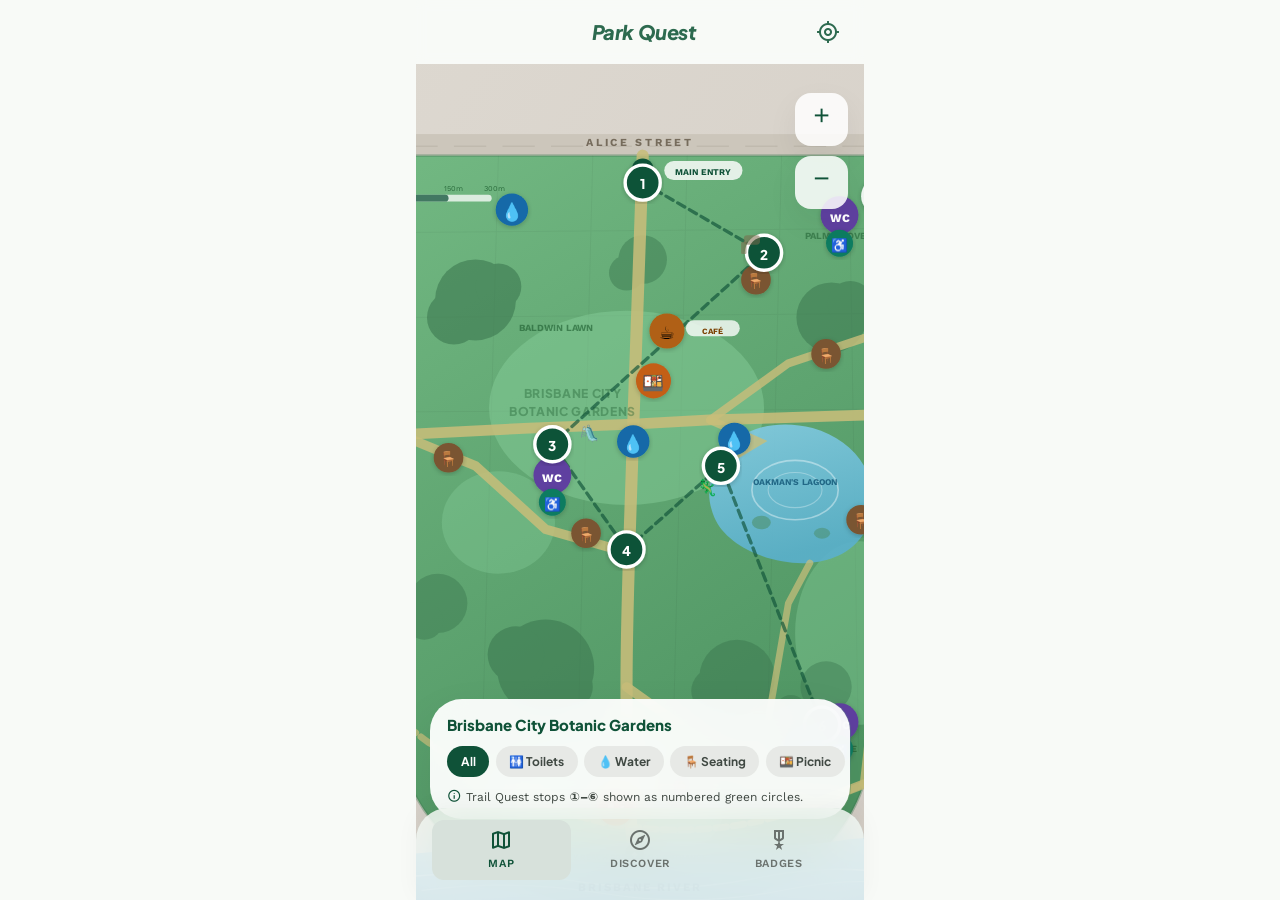
<file: index.html>
<!DOCTYPE html>
<html lang="en">
  <head>
    <meta charset="utf-8" />
    <meta name="viewport" content="width=device-width, initial-scale=1.0, viewport-fit=cover" />
    <meta name="theme-color" content="#f8faf7" />
    <title>Park Quest — Map</title>
    <link rel="preconnect" href="https://fonts.googleapis.com" />
    <link rel="preconnect" href="https://fonts.gstatic.com" crossorigin />
    <link
      href="https://fonts.googleapis.com/css2?family=Plus+Jakarta+Sans:ital,wght@0,400;0,500;0,600;0,700;0,800;1,800&family=Work+Sans:wght@400;500;600;700&display=swap"
      rel="stylesheet"
    />
    <link
      href="https://fonts.googleapis.com/css2?family=Material+Symbols+Outlined:opsz,wght,FILL,GRAD@24,400,0,0"
      rel="stylesheet"
    />
    <link rel="stylesheet" href="css/style.css" />
    <style>
      /* Map legend card (replaces trail-journey-card) */
      .map-legend-card {
        position: absolute;
        left: 0.85rem;
        right: 0.85rem;
        bottom: calc(var(--bottom-nav-h) + env(safe-area-inset-bottom, 0) + 0.55rem);
        border-radius: var(--radius-2xl);
        background: color-mix(in srgb, var(--surface-container-lowest) 94%, transparent);
        backdrop-filter: blur(16px);
        -webkit-backdrop-filter: blur(16px);
        box-shadow: var(--shadow-card);
        padding: 0.9rem 1.1rem 0.85rem;
        z-index: 10;
      }
      .map-legend-card__title {
        margin: 0 0 0.6rem;
        font-family: var(--font-display);
        font-size: 0.9375rem;
        font-weight: 800;
        color: var(--primary);
      }
      .map-filter-row {
        display: flex;
        gap: 0.4rem;
        overflow-x: auto;
        margin: 0 -1.1rem;
        padding: 0 1.1rem 0.1rem;
        scrollbar-width: none;
      }
      .map-filter-row::-webkit-scrollbar { display: none; }
      .map-filter-chip {
        display: inline-flex;
        align-items: center;
        gap: 0.3rem;
        padding: 0.42rem 0.85rem;
        border-radius: var(--radius-pill);
        border: none;
        font-family: var(--font-display);
        font-size: 0.75rem;
        font-weight: 700;
        white-space: nowrap;
        flex-shrink: 0;
        background: var(--surface-container-high);
        color: var(--on-surface-variant);
        cursor: pointer;
        transition: background 0.18s ease, color 0.18s ease, transform 0.12s ease;
      }
      .map-filter-chip:active { transform: scale(0.94); }
      .map-filter-chip.is-selected {
        background: var(--primary);
        color: var(--on-primary);
      }
      .map-legend-hint {
        margin: 0.55rem 0 0;
        font-size: 0.75rem;
        color: var(--on-surface-variant);
        display: flex;
        align-items: center;
        gap: 0.3rem;
      }
      .map-legend-hint .material-symbols-outlined { font-size: 0.9rem; color: var(--primary); }

      /* Pulsing my-location dot */
      @keyframes loc-pulse {
        0%,100% { r: 8; opacity: 1; }
        50% { r: 13; opacity: 0.3; }
      }
      #my-location-ring { animation: loc-pulse 1.8s ease-in-out infinite; }
    </style>
  </head>
  <body data-parkquest-nav="map">
    <div class="app app--map">
      <header class="app-header trail-guide-header">
        <div style="width:2.5rem;"></div>
        <h1 class="app-header__title">Park Quest</h1>
        <button class="icon-btn" id="btn-my-loc" aria-label="Show my location">
          <span class="material-symbols-outlined" aria-hidden="true">my_location</span>
        </button>
      </header>

      <main class="map-main trail-guide-main">

        <!-- ── Full illustrated park map ── -->
        <section class="trail-guide-map" aria-label="Brisbane City Botanic Gardens facilities map">
          <svg id="park-map-svg" class="trail-guide-map__svg"
               viewBox="0 0 420 620" preserveAspectRatio="xMidYMid slice"
               role="img" aria-label="Illustrated map of Brisbane City Botanic Gardens showing toilets, drinking fountains, seating, picnic areas, café, accessible facilities and Trail Quest stops">
            <defs>
              <linearGradient id="bgGrad" x1="0" y1="0" x2="1" y2="1">
                <stop offset="0%" stop-color="#ddd8d0"/>
                <stop offset="100%" stop-color="#d4cec6"/>
              </linearGradient>
              <linearGradient id="parkGrad" x1="0" y1="0" x2="0.4" y2="1">
                <stop offset="0%" stop-color="#72b882"/>
                <stop offset="55%" stop-color="#5ea470"/>
                <stop offset="100%" stop-color="#4e9462"/>
              </linearGradient>
              <linearGradient id="riverGrad" x1="0" y1="0" x2="0" y2="1">
                <stop offset="0%" stop-color="#74b8d8"/>
                <stop offset="100%" stop-color="#4e9abe"/>
              </linearGradient>
              <linearGradient id="lagoonGrad" x1="0" y1="0" x2="0.3" y2="1">
                <stop offset="0%" stop-color="#85cce4"/>
                <stop offset="100%" stop-color="#5ab0cd"/>
              </linearGradient>
              <filter id="shadow-sm">
                <feDropShadow dx="0" dy="1" stdDeviation="2" flood-opacity="0.22"/>
              </filter>
            </defs>

            <!-- ── City/road background ── -->
            <rect width="420" height="620" fill="url(#bgGrad)"/>

            <!-- CBD buildings (left strip, outside park) -->
            <rect x="0" y="0" width="32" height="500" fill="#ccc6bc"/>
            <rect x="2" y="4" width="24" height="58" rx="2" fill="#bfb8ae"/>
            <rect x="2" y="70" width="22" height="50" rx="2" fill="#c5beb4"/>
            <rect x="2" y="128" width="24" height="44" rx="2" fill="#c0b9ae"/>
            <rect x="2" y="180" width="20" height="52" rx="2" fill="#c8c1b7"/>
            <rect x="2" y="240" width="24" height="40" rx="2" fill="#bdb6ab"/>
            <rect x="2" y="288" width="22" height="55" rx="2" fill="#c3bcb2"/>
            <rect x="2" y="352" width="20" height="46" rx="2" fill="#c0b9ae"/>
            <rect x="2" y="406" width="24" height="42" rx="2" fill="#bcb5aa"/>

            <!-- Alice Street road band -->
            <rect x="0" y="52" width="420" height="18" fill="#ccc6bb"/>
            <line x1="0" y1="61" x2="420" y2="61" stroke="#b8b2a5" stroke-width="1" stroke-dasharray="24,12" opacity="0.55"/>

            <!-- Top-right road area (outside park, east) -->
            <rect x="390" y="0" width="30" height="420" fill="#ccc6bc"/>
            <rect x="393" y="5" width="24" height="60" rx="2" fill="#c0b9ae"/>
            <rect x="393" y="75" width="24" height="45" rx="2" fill="#c5beb3"/>
            <rect x="393" y="128" width="24" height="50" rx="2" fill="#bdb6aa"/>

            <!-- ── PARK BODY ── -->
            <path d="M 32,68 L 390,68 L 393,265 L 376,534
                     C 350,612 258,644 162,623
                     C 93,608 30,562 28,482 Z"
                  fill="url(#parkGrad)"/>

            <!-- Park perimeter path (edge walkway) -->
            <path d="M 32,68 L 390,68 L 393,265 L 376,534
                     C 350,612 258,644 162,623
                     C 93,608 30,562 28,482 Z"
                  fill="none" stroke="#3d7a52" stroke-width="2" opacity="0.35"/>

            <!-- Subtle park grid texture -->
            <g opacity="0.04" stroke="#000" stroke-width="0.7">
              <path d="M32,125 L390,122 M32,188 L392,185 M32,258 L392,256"/>
              <path d="M105,68 L92,540 M175,68 L162,580 M245,68 L232,610 M315,68 L303,556 M365,68 L372,510"/>
            </g>

            <!-- ── Lawn / open areas (lighter green ellipses) ── -->
            <ellipse cx="200" cy="255" rx="102" ry="72" fill="#86cd9a" opacity="0.48"/>
            <ellipse cx="185" cy="550" rx="88" ry="50" fill="#86cd9a" opacity="0.42"/>
            <ellipse cx="373" cy="422" rx="48" ry="68" fill="#86cd9a" opacity="0.38"/>
            <ellipse cx="105" cy="340" rx="42" ry="38" fill="#86cd9a" opacity="0.35"/>

            <!-- ── Tree clusters ── -->
            <g opacity="0.6"><circle cx="88" cy="175" r="30" fill="#3c7850"/><circle cx="72" cy="188" r="20" fill="#3c7850"/><circle cx="105" cy="165" r="17" fill="#3c7850"/></g>
            <g opacity="0.55"><circle cx="352" cy="188" r="26" fill="#3c7850"/><circle cx="366" cy="178" r="17" fill="#3c7850"/></g>
            <g opacity="0.58"><circle cx="140" cy="448" r="36" fill="#3c7850"/><circle cx="118" cy="438" r="21" fill="#3c7850"/><circle cx="158" cy="462" r="17" fill="#3c7850"/></g>
            <g opacity="0.5"><circle cx="282" cy="455" r="28" fill="#3c7850"/><circle cx="265" cy="465" r="17" fill="#3c7850"/></g>
            <g opacity="0.46"><circle cx="60" cy="400" r="22" fill="#3c7850"/><circle cx="50" cy="413" r="14" fill="#3c7850"/></g>
            <g opacity="0.44"><circle cx="348" cy="462" r="19" fill="#3c7850"/></g>
            <g opacity="0.48"><circle cx="212" cy="145" r="18" fill="#3c7850"/><circle cx="200" cy="155" r="13" fill="#3c7850"/></g>
            <g opacity="0.45"><circle cx="308" cy="488" r="16" fill="#3c7850"/><circle cx="322" cy="480" r="12" fill="#3c7850"/></g>

            <!-- ── OAKMAN'S LAGOON ── -->
            <path d="M 268,298 C 276,272 308,262 338,270 C 366,278 384,300 383,325
                     C 382,350 364,368 336,370 C 308,372 274,358 265,336
                     C 258,318 262,308 268,298 Z"
                  fill="url(#lagoonGrad)" opacity="0.9"/>
            <!-- Lagoon shimmer -->
            <ellipse cx="325" cy="316" rx="32" ry="22" fill="none" stroke="#fff" stroke-width="1.2" opacity="0.4"/>
            <ellipse cx="325" cy="316" rx="20" ry="13" fill="none" stroke="#fff" stroke-width="0.8" opacity="0.3"/>
            <!-- Lagoon lily pads -->
            <ellipse cx="300" cy="340" rx="7" ry="5" fill="#4a8a5a" opacity="0.5"/>
            <ellipse cx="345" cy="348" rx="6" ry="4" fill="#4a8a5a" opacity="0.45"/>
            <!-- Lagoon label -->
            <text x="325" y="312" text-anchor="middle" font-family="'Work Sans',sans-serif" font-size="6.5" font-weight="700" fill="#155a7a" opacity="0.85">OAKMAN'S LAGOON</text>

            <!-- ── PATHS NETWORK ── -->
            <!-- Main N-S spine -->
            <path d="M 212,68 C 210,135 207,200 205,268 C 203,336 200,398 200,462 C 200,514 202,558 206,590"
                  fill="none" stroke="#c8be7a" stroke-width="9" stroke-linecap="round" opacity="0.88"/>
            <!-- Main E-W cross path -->
            <path d="M 32,275 L 128,270 L 205,267 L 262,264 L 390,260"
                  fill="none" stroke="#c8be7a" stroke-width="8" stroke-linecap="round" opacity="0.88"/>
            <!-- NE diagonal upper -->
            <path d="M 262,264 L 320,222 L 380,202 L 392,265"
                  fill="none" stroke="#c8be7a" stroke-width="6" stroke-linecap="round" opacity="0.82"/>
            <!-- Path to Lagoon west -->
            <path d="M 262,264 L 298,280 L 268,298"
                  fill="none" stroke="#c8be7a" stroke-width="6" stroke-linecap="round" opacity="0.8"/>
            <!-- Path east of Lagoon -->
            <path d="M 383,325 L 392,390 L 376,534"
                  fill="none" stroke="#c8be7a" stroke-width="6" stroke-linecap="round" opacity="0.8"/>
            <!-- NW loop path -->
            <path d="M 32,275 L 88,298 L 140,345 L 200,362"
                  fill="none" stroke="#c8be7a" stroke-width="7" stroke-linecap="round" opacity="0.85"/>
            <!-- SE path to Riverstage -->
            <path d="M 200,462 L 245,494 L 298,528 L 340,548 L 376,534"
                  fill="none" stroke="#c8be7a" stroke-width="7" stroke-linecap="round" opacity="0.85"/>
            <!-- Lagoon south path -->
            <path d="M 336,370 L 320,400 L 298,528"
                  fill="none" stroke="#c8be7a" stroke-width="5" stroke-linecap="round" opacity="0.72"/>
            <!-- George St entrance road -->
            <path d="M 0,275 L 32,275" fill="none" stroke="#c8be7a" stroke-width="10" stroke-linecap="round" opacity="0.88"/>
            <!-- River boardwalk (dashed) -->
            <path d="M 28,482 C 58,512 102,534 148,552 C 192,570 250,572 296,562 C 327,555 358,542 376,534"
                  fill="none" stroke="#c8be7a" stroke-width="5" stroke-linecap="round" stroke-dasharray="8,5" opacity="0.72"/>

            <!-- ── BRISBANE RIVER ── -->
            <path d="M 0,595 C 55,575 115,590 175,580 C 235,570 295,586 358,576 C 384,571 404,578 420,574 L 420,620 L 0,620 Z"
                  fill="url(#riverGrad)" opacity="0.92"/>
            <!-- River ripples -->
            <path d="M 28,604 Q 95,595 162,606 Q 228,617 295,604 Q 358,591 412,603" fill="none" stroke="#fff" stroke-width="1.1" opacity="0.32"/>
            <path d="M 48,613 Q 115,604 182,615 Q 248,626 315,613 Q 378,600 418,612" fill="none" stroke="#fff" stroke-width="0.8" opacity="0.22"/>
            <text x="210" y="613" text-anchor="middle" font-family="'Work Sans',sans-serif" font-size="8.5" font-weight="700" fill="#1a5a80" opacity="0.82" letter-spacing="1.5">BRISBANE RIVER</text>

            <!-- City Reach Boardwalk label -->
            <text x="205" y="590" text-anchor="middle" font-family="'Work Sans',sans-serif" font-size="6" font-weight="600" fill="#2a6e52" opacity="0.7">CITY REACH BOARDWALK ENTRANCE</text>

            <!-- ── STREET LABELS ── -->
            <text x="210" y="61" text-anchor="middle" font-family="'Work Sans',sans-serif" font-size="8" font-weight="700" fill="#6b6050" letter-spacing="2" opacity="0.88">ALICE STREET</text>
            <text x="16" y="258" text-anchor="middle" font-family="'Work Sans',sans-serif" font-size="7" font-weight="700" fill="#6b6050" letter-spacing="1" opacity="0.82" transform="rotate(-90,16,258)">GEORGE STREET</text>
            <text x="405" y="248" text-anchor="middle" font-family="'Work Sans',sans-serif" font-size="6.5" font-weight="700" fill="#6b6050" letter-spacing="0.8" opacity="0.75" transform="rotate(90,405,248)">EDWARD STREET</text>

            <!-- Park name watermark -->
            <text x="160" y="248" text-anchor="middle" font-family="'Plus Jakarta Sans',sans-serif" font-size="9" font-weight="800" fill="#1e5e30" opacity="0.38" letter-spacing="0.5">BRISBANE CITY</text>
            <text x="160" y="261" text-anchor="middle" font-family="'Plus Jakarta Sans',sans-serif" font-size="9" font-weight="800" fill="#1e5e30" opacity="0.38" letter-spacing="0.5">BOTANIC GARDENS</text>

            <!-- Area labels -->
            <text x="148" y="198" text-anchor="middle" font-family="'Work Sans',sans-serif" font-size="7" font-weight="700" fill="#1e5e30" opacity="0.62">BALDWIN LAWN</text>
            <text x="350" y="510" text-anchor="middle" font-family="'Work Sans',sans-serif" font-size="7" font-weight="700" fill="#1e5e30" opacity="0.62">RIVERSTAGE</text>
            <text x="355" y="130" text-anchor="middle" font-family="'Work Sans',sans-serif" font-size="7" font-weight="700" fill="#1e5e30" opacity="0.55">PALM GROVE</text>

            <!-- ── TRAIL ROUTE LINE ── -->
            <g id="trail-route-line">
              <path d="M 212,88 L 302,140 L 145,282 L 200,360 L 270,298 L 345,490"
                    fill="none" stroke="#0f5238" stroke-width="2.5" stroke-dasharray="6,4"
                    stroke-linecap="round" opacity="0.65"/>
            </g>

            <!-- ══════════════════════════════════════════════
                 FACILITY MARKERS
                 ══════════════════════════════════════════════ -->

            <!-- ── ENTRANCES ── -->
            <g class="facility-group" data-type="entrance">
              <!-- Alice St main entrance -->
              <circle cx="212" cy="78" r="8" fill="#0f5238" filter="url(#shadow-sm)"/>
              <text x="212" y="82" text-anchor="middle" font-family="'Work Sans',sans-serif" font-size="8" font-weight="900" fill="#fff">↓</text>
              <rect x="228" y="72" width="58" height="14" rx="7" fill="#fff" opacity="0.82"/>
              <text x="257" y="82" text-anchor="middle" font-family="'Work Sans',sans-serif" font-size="6.5" font-weight="700" fill="#0f5238">MAIN ENTRY</text>

              <!-- George St entrance -->
              <circle cx="32" cy="275" r="8" fill="#0f5238" filter="url(#shadow-sm)"/>
              <text x="32" y="279" text-anchor="middle" font-family="'Work Sans',sans-serif" font-size="8" font-weight="900" fill="#fff">→</text>

              <!-- River/boardwalk entrance -->
              <circle cx="206" cy="585" r="7" fill="#0f5238" filter="url(#shadow-sm)"/>
              <text x="206" y="589" text-anchor="middle" font-family="'Work Sans',sans-serif" font-size="7" font-weight="900" fill="#fff">↑</text>
            </g>

            <!-- ── TOILETS (WC) ── dark purple circles -->
            <g class="facility-group" data-type="toilet">
              <!-- WC near Alice St entrance (east) -->
              <circle cx="358" cy="112" r="14" fill="#5e3fa0" filter="url(#shadow-sm)"/>
              <text x="358" y="117" text-anchor="middle" font-family="'Work Sans',sans-serif" font-size="8.5" font-weight="800" fill="#fff">WC</text>

              <!-- WC near Baldwin Lawn / playground -->
              <circle cx="145" cy="305" r="14" fill="#5e3fa0" filter="url(#shadow-sm)"/>
              <text x="145" y="310" text-anchor="middle" font-family="'Work Sans',sans-serif" font-size="8.5" font-weight="800" fill="#fff">WC</text>

              <!-- WC near Riverstage (SE area) -->
              <circle cx="358" cy="488" r="14" fill="#5e3fa0" filter="url(#shadow-sm)"/>
              <text x="358" y="493" text-anchor="middle" font-family="'Work Sans',sans-serif" font-size="8.5" font-weight="800" fill="#fff">WC</text>
            </g>

            <!-- ── ACCESSIBLE FACILITIES ── teal circles with ♿ -->
            <g class="facility-group" data-type="accessible">
              <!-- Accessible near Alice St toilet -->
              <circle cx="358" cy="133" r="10" fill="#0a7b60" filter="url(#shadow-sm)"/>
              <text x="358" y="138" text-anchor="middle" font-family="'Work Sans',sans-serif" font-size="10" fill="#fff">♿</text>

              <!-- Accessible near Baldwin Lawn toilet -->
              <circle cx="145" cy="325" r="10" fill="#0a7b60" filter="url(#shadow-sm)"/>
              <text x="145" y="330" text-anchor="middle" font-family="'Work Sans',sans-serif" font-size="10" fill="#fff">♿</text>

              <!-- Accessible near Riverstage toilet -->
              <circle cx="358" cy="508" r="10" fill="#0a7b60" filter="url(#shadow-sm)"/>
              <text x="358" y="513" text-anchor="middle" font-family="'Work Sans',sans-serif" font-size="10" fill="#fff">♿</text>
            </g>

            <!-- ── DRINKING FOUNTAINS ── blue circles with water drop -->
            <g class="facility-group" data-type="fountain">
              <!-- Near Alice St entrance (west side) -->
              <circle cx="115" cy="108" r="12" fill="#1269a8" filter="url(#shadow-sm)"/>
              <text x="115" y="114" text-anchor="middle" font-size="13" fill="#fff">💧</text>

              <!-- Central path junction -->
              <circle cx="205" cy="280" r="12" fill="#1269a8" filter="url(#shadow-sm)"/>
              <text x="205" y="286" text-anchor="middle" font-size="13" fill="#fff">💧</text>

              <!-- North of Lagoon -->
              <circle cx="280" cy="278" r="12" fill="#1269a8" filter="url(#shadow-sm)"/>
              <text x="280" y="284" text-anchor="middle" font-size="13" fill="#fff">💧</text>

              <!-- Near Riverstage -->
              <circle cx="332" cy="510" r="12" fill="#1269a8" filter="url(#shadow-sm)"/>
              <text x="332" y="516" text-anchor="middle" font-size="13" fill="#fff">💧</text>
            </g>

            <!-- ── SEATING / BENCHES ── warm brown circles -->
            <g class="facility-group" data-type="seating">
              <!-- Near cannon (Stop 2 area) -->
              <circle cx="296" cy="160" r="11" fill="#7a5530" filter="url(#shadow-sm)"/>
              <text x="296" y="165" text-anchor="middle" font-size="11">🪑</text>

              <!-- Near Baldwin playground -->
              <circle cx="170" cy="348" r="11" fill="#7a5530" filter="url(#shadow-sm)"/>
              <text x="170" y="353" text-anchor="middle" font-size="11">🪑</text>

              <!-- East of lagoon -->
              <circle cx="374" cy="338" r="11" fill="#7a5530" filter="url(#shadow-sm)"/>
              <text x="374" y="343" text-anchor="middle" font-size="11">🪑</text>

              <!-- Near south path (central) -->
              <circle cx="240" cy="534" r="11" fill="#7a5530" filter="url(#shadow-sm)"/>
              <text x="240" y="539" text-anchor="middle" font-size="11">🪑</text>

              <!-- George St entrance area -->
              <circle cx="68" cy="292" r="11" fill="#7a5530" filter="url(#shadow-sm)"/>
              <text x="68" y="297" text-anchor="middle" font-size="11">🪑</text>

              <!-- NE open area -->
              <circle cx="348" cy="215" r="11" fill="#7a5530" filter="url(#shadow-sm)"/>
              <text x="348" y="220" text-anchor="middle" font-size="11">🪑</text>
            </g>

            <!-- ── PICNIC AREAS ── orange circles -->
            <g class="facility-group" data-type="picnic">
              <!-- Central lawn -->
              <circle cx="220" cy="235" r="13" fill="#c45e18" filter="url(#shadow-sm)"/>
              <text x="220" y="241" text-anchor="middle" font-size="13">🍱</text>

              <!-- Near river, south area -->
              <circle cx="192" cy="552" r="13" fill="#c45e18" filter="url(#shadow-sm)"/>
              <text x="192" y="558" text-anchor="middle" font-size="13">🍱</text>
            </g>

            <!-- ── CAFÉ / KIOSK ── amber circle -->
            <g class="facility-group" data-type="cafe">
              <circle cx="230" cy="198" r="13" fill="#b06012" filter="url(#shadow-sm)"/>
              <text x="230" y="204" text-anchor="middle" font-size="13">☕</text>
              <rect x="244" y="190" width="40" height="12" rx="6" fill="#fff" opacity="0.78"/>
              <text x="264" y="200" text-anchor="middle" font-family="'Work Sans',sans-serif" font-size="6" font-weight="700" fill="#7a4000">CAFÉ</text>
            </g>

            <!-- ── TRAIL QUEST STOPS ── numbered dark green circles -->
            <g class="facility-group" data-type="trail">
              <!-- Stop 1: Alice St Entrance -->
              <circle cx="212" cy="88" r="13" fill="#0f5238" stroke="#fff" stroke-width="2.5" filter="url(#shadow-sm)"/>
              <text x="212" y="93" text-anchor="middle" font-family="'Plus Jakarta Sans',sans-serif" font-size="10" font-weight="800" fill="#fff">1</text>

              <!-- Stop 2: Cannon landmark -->
              <circle cx="302" cy="140" r="13" fill="#0f5238" stroke="#fff" stroke-width="2.5" filter="url(#shadow-sm)"/>
              <text x="302" y="145" text-anchor="middle" font-family="'Plus Jakarta Sans',sans-serif" font-size="10" font-weight="800" fill="#fff">2</text>
              <!-- Mini cannon silhouette -->
              <rect x="287" y="127" width="12" height="7" rx="2.5" fill="#7a6a4a" opacity="0.55"/>
              <rect x="285" y="132" width="4" height="9" rx="1" fill="#7a6a4a" opacity="0.55"/>

              <!-- Stop 3: Baldwin Lawn Playground -->
              <circle cx="145" cy="282" r="13" fill="#0f5238" stroke="#fff" stroke-width="2.5" filter="url(#shadow-sm)"/>
              <text x="145" y="287" text-anchor="middle" font-family="'Plus Jakarta Sans',sans-serif" font-size="10" font-weight="800" fill="#fff">3</text>
              <text x="165" y="278" font-size="12" opacity="0.85">🛝</text>

              <!-- Stop 4: Comfort Stop (toilets) -->
              <circle cx="200" cy="360" r="13" fill="#0f5238" stroke="#fff" stroke-width="2.5" filter="url(#shadow-sm)"/>
              <text x="200" y="365" text-anchor="middle" font-family="'Plus Jakarta Sans',sans-serif" font-size="10" font-weight="800" fill="#fff">4</text>

              <!-- Stop 5: Oakman's Lagoon -->
              <circle cx="270" cy="298" r="13" fill="#0f5238" stroke="#fff" stroke-width="2.5" filter="url(#shadow-sm)"/>
              <text x="270" y="303" text-anchor="middle" font-family="'Plus Jakarta Sans',sans-serif" font-size="10" font-weight="800" fill="#fff">5</text>
              <text x="252" y="318" font-size="12" opacity="0.85">🦎</text>

              <!-- Stop 6: Riverstage -->
              <circle cx="345" cy="490" r="13" fill="#0f5238" stroke="#fff" stroke-width="2.5" filter="url(#shadow-sm)"/>
              <text x="345" y="495" text-anchor="middle" font-family="'Plus Jakarta Sans',sans-serif" font-size="10" font-weight="800" fill="#fff">6</text>
              <text x="328" y="510" font-size="12" opacity="0.85">🎭</text>
            </g>

            <!-- ── My location dot (hidden until activated) ── -->
            <g id="my-location-group" style="display:none;">
              <circle id="my-location-ring" cx="205" cy="265" r="8" fill="#006399" opacity="0.25"/>
              <circle cx="205" cy="265" r="7" fill="#006399" stroke="#fff" stroke-width="2.5"/>
            </g>

            <!-- ── NORTH ARROW ── -->
            <g transform="translate(388,98)">
              <circle r="14" fill="#fff" opacity="0.9" filter="url(#shadow-sm)"/>
              <path d="M0,-10 L3.5,4 L0,1.5 L-3.5,4 Z" fill="#0f5238"/>
              <text x="0" y="-2" text-anchor="middle" font-family="'Plus Jakarta Sans',sans-serif" font-size="6.5" font-weight="800" fill="#0f5238">N</text>
            </g>

            <!-- ── SCALE BAR ── -->
            <g transform="translate(36,98)">
              <rect x="0" y="-1" width="64" height="5" rx="2.5" fill="#fff" opacity="0.75"/>
              <rect x="0" y="-1" width="32" height="5" rx="2.5" fill="#0f5238" opacity="0.75"/>
              <text x="0" y="-4" font-family="'Work Sans',sans-serif" font-size="5.5" fill="#1e5e30" opacity="0.85">0</text>
              <text x="29" y="-4" font-family="'Work Sans',sans-serif" font-size="5.5" fill="#1e5e30" opacity="0.85">150m</text>
              <text x="58" y="-4" font-family="'Work Sans',sans-serif" font-size="5.5" fill="#1e5e30" opacity="0.85">300m</text>
            </g>
          </svg>

          <!-- Map control buttons (floating top-right, under north arrow) -->
          <div class="trail-guide-map__actions" style="top:1.8rem;">
            <button type="button" class="trail-map-btn" id="btn-zoom-in" aria-label="Zoom in">
              <span class="material-symbols-outlined" aria-hidden="true">add</span>
            </button>
            <button type="button" class="trail-map-btn" id="btn-zoom-out" aria-label="Zoom out">
              <span class="material-symbols-outlined" aria-hidden="true">remove</span>
            </button>
          </div>
        </section>

        <!-- ── Legend / filter card ── -->
        <section class="map-legend-card" aria-label="Map filter and legend">
          <p class="map-legend-card__title">Brisbane City Botanic Gardens</p>
          <div class="map-filter-row" role="group" aria-label="Filter facilities">
            <button class="map-filter-chip is-selected" data-filter="all">All</button>
            <button class="map-filter-chip" data-filter="toilet">🚻 Toilets</button>
            <button class="map-filter-chip" data-filter="fountain">💧 Water</button>
            <button class="map-filter-chip" data-filter="seating">🪑 Seating</button>
            <button class="map-filter-chip" data-filter="picnic">🍱 Picnic</button>
            <button class="map-filter-chip" data-filter="cafe">☕ Café</button>
            <button class="map-filter-chip" data-filter="accessible">♿ Access</button>
            <button class="map-filter-chip" data-filter="trail">🏃 Trail Quest</button>
          </div>
          <p class="map-legend-hint">
            <span class="material-symbols-outlined">info</span>
            Trail Quest stops <strong>①–⑥</strong> shown as numbered green circles.
          </p>
        </section>

      </main>

      <nav class="bottom-nav" aria-label="Primary">
        <a class="bottom-nav__link is-active" href="index.html">
          <span class="material-symbols-outlined" aria-hidden="true">map</span>
          <span>Map</span>
        </a>
         <a class="bottom-nav__link" href="discovery.html">
          <span class="material-symbols-outlined" aria-hidden="true">explore</span>
          <span>Discover</span>
        </a>
        <a class="bottom-nav__link" href="progress.html">
          <span class="material-symbols-outlined" aria-hidden="true">military_tech</span>
          <span>Badges</span>
        </a>
      </nav>
    </div>

    <script>
    'use strict';

    /* ── Facility filter chips ── */
    const chips = document.querySelectorAll('.map-filter-chip');
    const groups = document.querySelectorAll('.facility-group');
    const routeLine = document.getElementById('trail-route-line');

    chips.forEach(chip => {
      chip.addEventListener('click', () => {
        const type = chip.dataset.filter;

        if (type === 'all') {
          chips.forEach(c => c.classList.remove('is-selected'));
          chip.classList.add('is-selected');
          groups.forEach(g => { g.style.display = ''; });
          if (routeLine) routeLine.style.display = '';
        } else {
          document.querySelector('[data-filter="all"]').classList.remove('is-selected');
          chip.classList.toggle('is-selected');

          const selected = [...document.querySelectorAll('.map-filter-chip.is-selected')]
            .map(c => c.dataset.filter);

          if (selected.length === 0) {
            document.querySelector('[data-filter="all"]').classList.add('is-selected');
            groups.forEach(g => { g.style.display = ''; });
            if (routeLine) routeLine.style.display = '';
          } else {
            groups.forEach(g => {
              g.style.display = selected.includes(g.dataset.type) ? '' : 'none';
            });
            if (routeLine) {
              routeLine.style.display = selected.includes('trail') ? '' : 'none';
            }
          }
        }
      });
    });

    /* ── My location simulation ── */
    const locGroup = document.getElementById('my-location-group');
    document.getElementById('btn-my-loc').addEventListener('click', () => {
      locGroup.style.display = locGroup.style.display === 'none' ? '' : 'none';
    });

    /* ── Zoom (SVG viewBox pan/zoom) ── */
    const svg = document.getElementById('park-map-svg');
    let vb = { x: 0, y: 0, w: 420, h: 620 };

    function applyVB() {
      svg.setAttribute('viewBox', `${vb.x} ${vb.y} ${vb.w} ${vb.h}`);
    }

    document.getElementById('btn-zoom-in').addEventListener('click', () => {
      const cx = vb.x + vb.w / 2, cy = vb.y + vb.h / 2;
      vb.w = Math.max(160, vb.w * 0.78);
      vb.h = Math.max(235, vb.h * 0.78);
      vb.x = cx - vb.w / 2;
      vb.y = cy - vb.h / 2;
      applyVB();
    });

    document.getElementById('btn-zoom-out').addEventListener('click', () => {
      const cx = vb.x + vb.w / 2, cy = vb.y + vb.h / 2;
      vb.w = Math.min(420, vb.w * 1.28);
      vb.h = Math.min(620, vb.h * 1.28);
      vb.x = Math.max(0, cx - vb.w / 2);
      vb.y = Math.max(0, cy - vb.h / 2);
      applyVB();
    });

    /* ── Touch pan ── */
    let isDragging = false, lastX = 0, lastY = 0;

    svg.addEventListener('touchstart', e => {
      if (e.touches.length === 1) {
        isDragging = true;
        lastX = e.touches[0].clientX;
        lastY = e.touches[0].clientY;
      }
    }, { passive: true });

    svg.addEventListener('touchmove', e => {
      if (!isDragging || e.touches.length !== 1) return;
      const dx = (lastX - e.touches[0].clientX) * (vb.w / svg.clientWidth);
      const dy = (lastY - e.touches[0].clientY) * (vb.h / svg.clientHeight);
      vb.x = Math.max(0, Math.min(420 - vb.w, vb.x + dx));
      vb.y = Math.max(0, Math.min(620 - vb.h, vb.y + dy));
      applyVB();
      lastX = e.touches[0].clientX;
      lastY = e.touches[0].clientY;
    }, { passive: true });

    svg.addEventListener('touchend', () => { isDragging = false; });
    </script>
  </body>
</html>
</file>
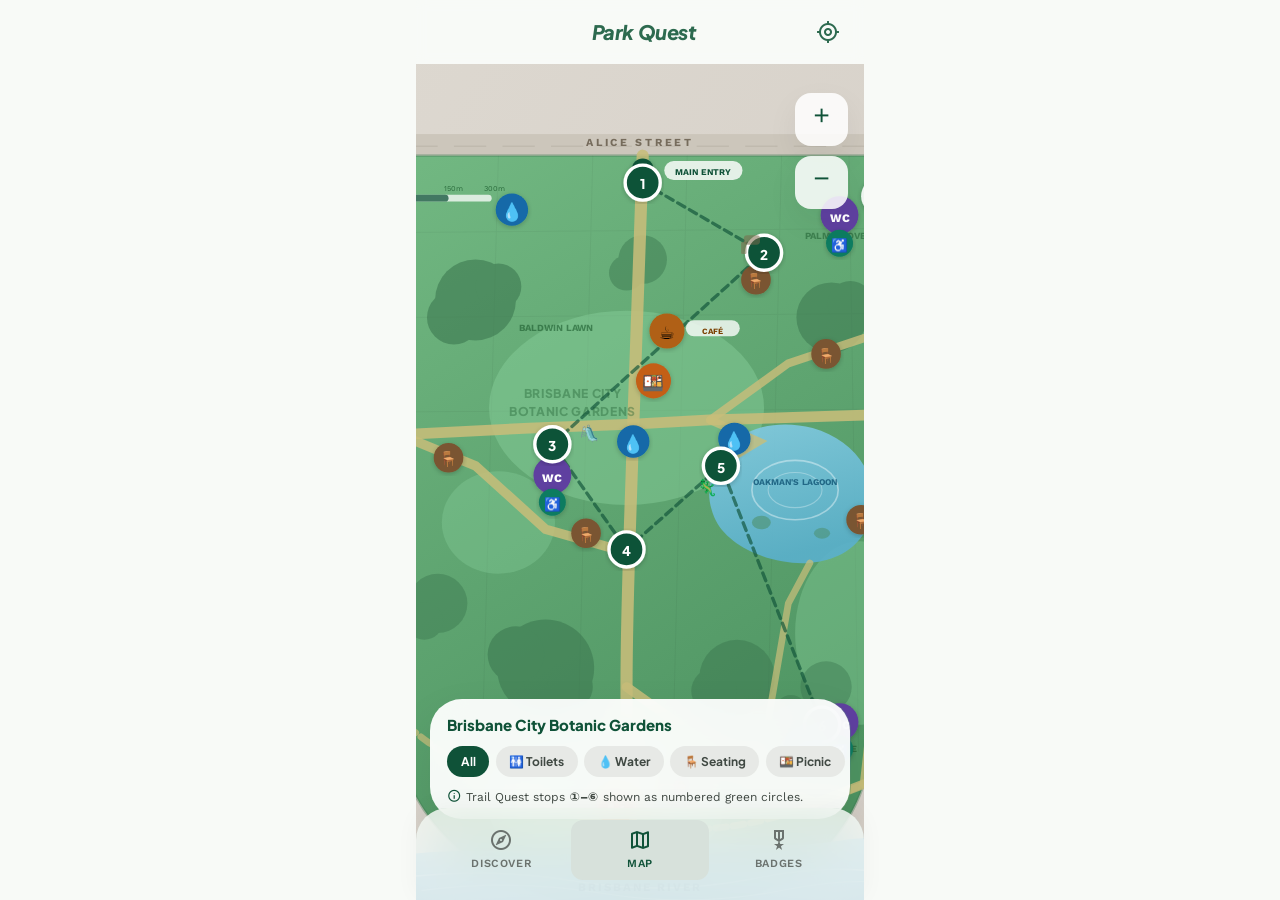
<file: activity.html>
<!DOCTYPE html>
<html lang="en">
  <head>
    <meta charset="utf-8" />
    <meta name="viewport" content="width=device-width, initial-scale=1.0, viewport-fit=cover" />
    <meta name="theme-color" content="#f8faf7" />
    <title>Park Quest — Map</title>
    <link rel="preconnect" href="https://fonts.googleapis.com" />
    <link rel="preconnect" href="https://fonts.gstatic.com" crossorigin />
    <link
      href="https://fonts.googleapis.com/css2?family=Plus+Jakarta+Sans:ital,wght@0,400;0,500;0,600;0,700;0,800;1,800&family=Work+Sans:wght@400;500;600;700&display=swap"
      rel="stylesheet"
    />
    <link
      href="https://fonts.googleapis.com/css2?family=Material+Symbols+Outlined:opsz,wght,FILL,GRAD@24,400,0,0"
      rel="stylesheet"
    />
    <link rel="stylesheet" href="css/style.css" />
    <style>
      /* Map legend card (replaces trail-journey-card) */
      .map-legend-card {
        position: absolute;
        left: 0.85rem;
        right: 0.85rem;
        bottom: calc(var(--bottom-nav-h) + env(safe-area-inset-bottom, 0) + 0.55rem);
        border-radius: var(--radius-2xl);
        background: color-mix(in srgb, var(--surface-container-lowest) 94%, transparent);
        backdrop-filter: blur(16px);
        -webkit-backdrop-filter: blur(16px);
        box-shadow: var(--shadow-card);
        padding: 0.9rem 1.1rem 0.85rem;
        z-index: 10;
      }
      .map-legend-card__title {
        margin: 0 0 0.6rem;
        font-family: var(--font-display);
        font-size: 0.9375rem;
        font-weight: 800;
        color: var(--primary);
      }
      .map-filter-row {
        display: flex;
        gap: 0.4rem;
        overflow-x: auto;
        margin: 0 -1.1rem;
        padding: 0 1.1rem 0.1rem;
        scrollbar-width: none;
      }
      .map-filter-row::-webkit-scrollbar { display: none; }
      .map-filter-chip {
        display: inline-flex;
        align-items: center;
        gap: 0.3rem;
        padding: 0.42rem 0.85rem;
        border-radius: var(--radius-pill);
        border: none;
        font-family: var(--font-display);
        font-size: 0.75rem;
        font-weight: 700;
        white-space: nowrap;
        flex-shrink: 0;
        background: var(--surface-container-high);
        color: var(--on-surface-variant);
        cursor: pointer;
        transition: background 0.18s ease, color 0.18s ease, transform 0.12s ease;
      }
      .map-filter-chip:active { transform: scale(0.94); }
      .map-filter-chip.is-selected {
        background: var(--primary);
        color: var(--on-primary);
      }
      .map-legend-hint {
        margin: 0.55rem 0 0;
        font-size: 0.75rem;
        color: var(--on-surface-variant);
        display: flex;
        align-items: center;
        gap: 0.3rem;
      }
      .map-legend-hint .material-symbols-outlined { font-size: 0.9rem; color: var(--primary); }

      /* Pulsing my-location dot */
      @keyframes loc-pulse {
        0%,100% { r: 8; opacity: 1; }
        50% { r: 13; opacity: 0.3; }
      }
      #my-location-ring { animation: loc-pulse 1.8s ease-in-out infinite; }
    </style>
  </head>
  <body data-parkquest-nav="map">
    <div class="app app--map">
      <header class="app-header trail-guide-header">
        <div style="width:2.5rem;"></div>
        <h1 class="app-header__title">Park Quest</h1>
        <button class="icon-btn" id="btn-my-loc" aria-label="Show my location">
          <span class="material-symbols-outlined" aria-hidden="true">my_location</span>
        </button>
      </header>

      <main class="map-main trail-guide-main">

        <!-- ── Full illustrated park map ── -->
        <section class="trail-guide-map" aria-label="Brisbane City Botanic Gardens facilities map">
          <svg id="park-map-svg" class="trail-guide-map__svg"
               viewBox="0 0 420 620" preserveAspectRatio="xMidYMid slice"
               role="img" aria-label="Illustrated map of Brisbane City Botanic Gardens showing toilets, drinking fountains, seating, picnic areas, café, accessible facilities and Trail Quest stops">
            <defs>
              <linearGradient id="bgGrad" x1="0" y1="0" x2="1" y2="1">
                <stop offset="0%" stop-color="#ddd8d0"/>
                <stop offset="100%" stop-color="#d4cec6"/>
              </linearGradient>
              <linearGradient id="parkGrad" x1="0" y1="0" x2="0.4" y2="1">
                <stop offset="0%" stop-color="#72b882"/>
                <stop offset="55%" stop-color="#5ea470"/>
                <stop offset="100%" stop-color="#4e9462"/>
              </linearGradient>
              <linearGradient id="riverGrad" x1="0" y1="0" x2="0" y2="1">
                <stop offset="0%" stop-color="#74b8d8"/>
                <stop offset="100%" stop-color="#4e9abe"/>
              </linearGradient>
              <linearGradient id="lagoonGrad" x1="0" y1="0" x2="0.3" y2="1">
                <stop offset="0%" stop-color="#85cce4"/>
                <stop offset="100%" stop-color="#5ab0cd"/>
              </linearGradient>
              <filter id="shadow-sm">
                <feDropShadow dx="0" dy="1" stdDeviation="2" flood-opacity="0.22"/>
              </filter>
            </defs>

            <!-- ── City/road background ── -->
            <rect width="420" height="620" fill="url(#bgGrad)"/>

            <!-- CBD buildings (left strip, outside park) -->
            <rect x="0" y="0" width="32" height="500" fill="#ccc6bc"/>
            <rect x="2" y="4" width="24" height="58" rx="2" fill="#bfb8ae"/>
            <rect x="2" y="70" width="22" height="50" rx="2" fill="#c5beb4"/>
            <rect x="2" y="128" width="24" height="44" rx="2" fill="#c0b9ae"/>
            <rect x="2" y="180" width="20" height="52" rx="2" fill="#c8c1b7"/>
            <rect x="2" y="240" width="24" height="40" rx="2" fill="#bdb6ab"/>
            <rect x="2" y="288" width="22" height="55" rx="2" fill="#c3bcb2"/>
            <rect x="2" y="352" width="20" height="46" rx="2" fill="#c0b9ae"/>
            <rect x="2" y="406" width="24" height="42" rx="2" fill="#bcb5aa"/>

            <!-- Alice Street road band -->
            <rect x="0" y="52" width="420" height="18" fill="#ccc6bb"/>
            <line x1="0" y1="61" x2="420" y2="61" stroke="#b8b2a5" stroke-width="1" stroke-dasharray="24,12" opacity="0.55"/>

            <!-- Top-right road area (outside park, east) -->
            <rect x="390" y="0" width="30" height="420" fill="#ccc6bc"/>
            <rect x="393" y="5" width="24" height="60" rx="2" fill="#c0b9ae"/>
            <rect x="393" y="75" width="24" height="45" rx="2" fill="#c5beb3"/>
            <rect x="393" y="128" width="24" height="50" rx="2" fill="#bdb6aa"/>

            <!-- ── PARK BODY ── -->
            <path d="M 32,68 L 390,68 L 393,265 L 376,534
                     C 350,612 258,644 162,623
                     C 93,608 30,562 28,482 Z"
                  fill="url(#parkGrad)"/>

            <!-- Park perimeter path (edge walkway) -->
            <path d="M 32,68 L 390,68 L 393,265 L 376,534
                     C 350,612 258,644 162,623
                     C 93,608 30,562 28,482 Z"
                  fill="none" stroke="#3d7a52" stroke-width="2" opacity="0.35"/>

            <!-- Subtle park grid texture -->
            <g opacity="0.04" stroke="#000" stroke-width="0.7">
              <path d="M32,125 L390,122 M32,188 L392,185 M32,258 L392,256"/>
              <path d="M105,68 L92,540 M175,68 L162,580 M245,68 L232,610 M315,68 L303,556 M365,68 L372,510"/>
            </g>

            <!-- ── Lawn / open areas (lighter green ellipses) ── -->
            <ellipse cx="200" cy="255" rx="102" ry="72" fill="#86cd9a" opacity="0.48"/>
            <ellipse cx="185" cy="550" rx="88" ry="50" fill="#86cd9a" opacity="0.42"/>
            <ellipse cx="373" cy="422" rx="48" ry="68" fill="#86cd9a" opacity="0.38"/>
            <ellipse cx="105" cy="340" rx="42" ry="38" fill="#86cd9a" opacity="0.35"/>

            <!-- ── Tree clusters ── -->
            <g opacity="0.6"><circle cx="88" cy="175" r="30" fill="#3c7850"/><circle cx="72" cy="188" r="20" fill="#3c7850"/><circle cx="105" cy="165" r="17" fill="#3c7850"/></g>
            <g opacity="0.55"><circle cx="352" cy="188" r="26" fill="#3c7850"/><circle cx="366" cy="178" r="17" fill="#3c7850"/></g>
            <g opacity="0.58"><circle cx="140" cy="448" r="36" fill="#3c7850"/><circle cx="118" cy="438" r="21" fill="#3c7850"/><circle cx="158" cy="462" r="17" fill="#3c7850"/></g>
            <g opacity="0.5"><circle cx="282" cy="455" r="28" fill="#3c7850"/><circle cx="265" cy="465" r="17" fill="#3c7850"/></g>
            <g opacity="0.46"><circle cx="60" cy="400" r="22" fill="#3c7850"/><circle cx="50" cy="413" r="14" fill="#3c7850"/></g>
            <g opacity="0.44"><circle cx="348" cy="462" r="19" fill="#3c7850"/></g>
            <g opacity="0.48"><circle cx="212" cy="145" r="18" fill="#3c7850"/><circle cx="200" cy="155" r="13" fill="#3c7850"/></g>
            <g opacity="0.45"><circle cx="308" cy="488" r="16" fill="#3c7850"/><circle cx="322" cy="480" r="12" fill="#3c7850"/></g>

            <!-- ── OAKMAN'S LAGOON ── -->
            <path d="M 268,298 C 276,272 308,262 338,270 C 366,278 384,300 383,325
                     C 382,350 364,368 336,370 C 308,372 274,358 265,336
                     C 258,318 262,308 268,298 Z"
                  fill="url(#lagoonGrad)" opacity="0.9"/>
            <!-- Lagoon shimmer -->
            <ellipse cx="325" cy="316" rx="32" ry="22" fill="none" stroke="#fff" stroke-width="1.2" opacity="0.4"/>
            <ellipse cx="325" cy="316" rx="20" ry="13" fill="none" stroke="#fff" stroke-width="0.8" opacity="0.3"/>
            <!-- Lagoon lily pads -->
            <ellipse cx="300" cy="340" rx="7" ry="5" fill="#4a8a5a" opacity="0.5"/>
            <ellipse cx="345" cy="348" rx="6" ry="4" fill="#4a8a5a" opacity="0.45"/>
            <!-- Lagoon label -->
            <text x="325" y="312" text-anchor="middle" font-family="'Work Sans',sans-serif" font-size="6.5" font-weight="700" fill="#155a7a" opacity="0.85">OAKMAN'S LAGOON</text>

            <!-- ── PATHS NETWORK ── -->
            <!-- Main N-S spine -->
            <path d="M 212,68 C 210,135 207,200 205,268 C 203,336 200,398 200,462 C 200,514 202,558 206,590"
                  fill="none" stroke="#c8be7a" stroke-width="9" stroke-linecap="round" opacity="0.88"/>
            <!-- Main E-W cross path -->
            <path d="M 32,275 L 128,270 L 205,267 L 262,264 L 390,260"
                  fill="none" stroke="#c8be7a" stroke-width="8" stroke-linecap="round" opacity="0.88"/>
            <!-- NE diagonal upper -->
            <path d="M 262,264 L 320,222 L 380,202 L 392,265"
                  fill="none" stroke="#c8be7a" stroke-width="6" stroke-linecap="round" opacity="0.82"/>
            <!-- Path to Lagoon west -->
            <path d="M 262,264 L 298,280 L 268,298"
                  fill="none" stroke="#c8be7a" stroke-width="6" stroke-linecap="round" opacity="0.8"/>
            <!-- Path east of Lagoon -->
            <path d="M 383,325 L 392,390 L 376,534"
                  fill="none" stroke="#c8be7a" stroke-width="6" stroke-linecap="round" opacity="0.8"/>
            <!-- NW loop path -->
            <path d="M 32,275 L 88,298 L 140,345 L 200,362"
                  fill="none" stroke="#c8be7a" stroke-width="7" stroke-linecap="round" opacity="0.85"/>
            <!-- SE path to Riverstage -->
            <path d="M 200,462 L 245,494 L 298,528 L 340,548 L 376,534"
                  fill="none" stroke="#c8be7a" stroke-width="7" stroke-linecap="round" opacity="0.85"/>
            <!-- Lagoon south path -->
            <path d="M 336,370 L 320,400 L 298,528"
                  fill="none" stroke="#c8be7a" stroke-width="5" stroke-linecap="round" opacity="0.72"/>
            <!-- George St entrance road -->
            <path d="M 0,275 L 32,275" fill="none" stroke="#c8be7a" stroke-width="10" stroke-linecap="round" opacity="0.88"/>
            <!-- River boardwalk (dashed) -->
            <path d="M 28,482 C 58,512 102,534 148,552 C 192,570 250,572 296,562 C 327,555 358,542 376,534"
                  fill="none" stroke="#c8be7a" stroke-width="5" stroke-linecap="round" stroke-dasharray="8,5" opacity="0.72"/>

            <!-- ── BRISBANE RIVER ── -->
            <path d="M 0,595 C 55,575 115,590 175,580 C 235,570 295,586 358,576 C 384,571 404,578 420,574 L 420,620 L 0,620 Z"
                  fill="url(#riverGrad)" opacity="0.92"/>
            <!-- River ripples -->
            <path d="M 28,604 Q 95,595 162,606 Q 228,617 295,604 Q 358,591 412,603" fill="none" stroke="#fff" stroke-width="1.1" opacity="0.32"/>
            <path d="M 48,613 Q 115,604 182,615 Q 248,626 315,613 Q 378,600 418,612" fill="none" stroke="#fff" stroke-width="0.8" opacity="0.22"/>
            <text x="210" y="613" text-anchor="middle" font-family="'Work Sans',sans-serif" font-size="8.5" font-weight="700" fill="#1a5a80" opacity="0.82" letter-spacing="1.5">BRISBANE RIVER</text>

            <!-- City Reach Boardwalk label -->
            <text x="205" y="590" text-anchor="middle" font-family="'Work Sans',sans-serif" font-size="6" font-weight="600" fill="#2a6e52" opacity="0.7">CITY REACH BOARDWALK ENTRANCE</text>

            <!-- ── STREET LABELS ── -->
            <text x="210" y="61" text-anchor="middle" font-family="'Work Sans',sans-serif" font-size="8" font-weight="700" fill="#6b6050" letter-spacing="2" opacity="0.88">ALICE STREET</text>
            <text x="16" y="258" text-anchor="middle" font-family="'Work Sans',sans-serif" font-size="7" font-weight="700" fill="#6b6050" letter-spacing="1" opacity="0.82" transform="rotate(-90,16,258)">GEORGE STREET</text>
            <text x="405" y="248" text-anchor="middle" font-family="'Work Sans',sans-serif" font-size="6.5" font-weight="700" fill="#6b6050" letter-spacing="0.8" opacity="0.75" transform="rotate(90,405,248)">EDWARD STREET</text>

            <!-- Park name watermark -->
            <text x="160" y="248" text-anchor="middle" font-family="'Plus Jakarta Sans',sans-serif" font-size="9" font-weight="800" fill="#1e5e30" opacity="0.38" letter-spacing="0.5">BRISBANE CITY</text>
            <text x="160" y="261" text-anchor="middle" font-family="'Plus Jakarta Sans',sans-serif" font-size="9" font-weight="800" fill="#1e5e30" opacity="0.38" letter-spacing="0.5">BOTANIC GARDENS</text>

            <!-- Area labels -->
            <text x="148" y="198" text-anchor="middle" font-family="'Work Sans',sans-serif" font-size="7" font-weight="700" fill="#1e5e30" opacity="0.62">BALDWIN LAWN</text>
            <text x="350" y="510" text-anchor="middle" font-family="'Work Sans',sans-serif" font-size="7" font-weight="700" fill="#1e5e30" opacity="0.62">RIVERSTAGE</text>
            <text x="355" y="130" text-anchor="middle" font-family="'Work Sans',sans-serif" font-size="7" font-weight="700" fill="#1e5e30" opacity="0.55">PALM GROVE</text>

            <!-- ── TRAIL ROUTE LINE ── -->
            <g id="trail-route-line">
              <path d="M 212,88 L 302,140 L 145,282 L 200,360 L 270,298 L 345,490"
                    fill="none" stroke="#0f5238" stroke-width="2.5" stroke-dasharray="6,4"
                    stroke-linecap="round" opacity="0.65"/>
            </g>

            <!-- ══════════════════════════════════════════════
                 FACILITY MARKERS
                 ══════════════════════════════════════════════ -->

            <!-- ── ENTRANCES ── -->
            <g class="facility-group" data-type="entrance">
              <!-- Alice St main entrance -->
              <circle cx="212" cy="78" r="8" fill="#0f5238" filter="url(#shadow-sm)"/>
              <text x="212" y="82" text-anchor="middle" font-family="'Work Sans',sans-serif" font-size="8" font-weight="900" fill="#fff">↓</text>
              <rect x="228" y="72" width="58" height="14" rx="7" fill="#fff" opacity="0.82"/>
              <text x="257" y="82" text-anchor="middle" font-family="'Work Sans',sans-serif" font-size="6.5" font-weight="700" fill="#0f5238">MAIN ENTRY</text>

              <!-- George St entrance -->
              <circle cx="32" cy="275" r="8" fill="#0f5238" filter="url(#shadow-sm)"/>
              <text x="32" y="279" text-anchor="middle" font-family="'Work Sans',sans-serif" font-size="8" font-weight="900" fill="#fff">→</text>

              <!-- River/boardwalk entrance -->
              <circle cx="206" cy="585" r="7" fill="#0f5238" filter="url(#shadow-sm)"/>
              <text x="206" y="589" text-anchor="middle" font-family="'Work Sans',sans-serif" font-size="7" font-weight="900" fill="#fff">↑</text>
            </g>

            <!-- ── TOILETS (WC) ── dark purple circles -->
            <g class="facility-group" data-type="toilet">
              <!-- WC near Alice St entrance (east) -->
              <circle cx="358" cy="112" r="14" fill="#5e3fa0" filter="url(#shadow-sm)"/>
              <text x="358" y="117" text-anchor="middle" font-family="'Work Sans',sans-serif" font-size="8.5" font-weight="800" fill="#fff">WC</text>

              <!-- WC near Baldwin Lawn / playground -->
              <circle cx="145" cy="305" r="14" fill="#5e3fa0" filter="url(#shadow-sm)"/>
              <text x="145" y="310" text-anchor="middle" font-family="'Work Sans',sans-serif" font-size="8.5" font-weight="800" fill="#fff">WC</text>

              <!-- WC near Riverstage (SE area) -->
              <circle cx="358" cy="488" r="14" fill="#5e3fa0" filter="url(#shadow-sm)"/>
              <text x="358" y="493" text-anchor="middle" font-family="'Work Sans',sans-serif" font-size="8.5" font-weight="800" fill="#fff">WC</text>
            </g>

            <!-- ── ACCESSIBLE FACILITIES ── teal circles with ♿ -->
            <g class="facility-group" data-type="accessible">
              <!-- Accessible near Alice St toilet -->
              <circle cx="358" cy="133" r="10" fill="#0a7b60" filter="url(#shadow-sm)"/>
              <text x="358" y="138" text-anchor="middle" font-family="'Work Sans',sans-serif" font-size="10" fill="#fff">♿</text>

              <!-- Accessible near Baldwin Lawn toilet -->
              <circle cx="145" cy="325" r="10" fill="#0a7b60" filter="url(#shadow-sm)"/>
              <text x="145" y="330" text-anchor="middle" font-family="'Work Sans',sans-serif" font-size="10" fill="#fff">♿</text>

              <!-- Accessible near Riverstage toilet -->
              <circle cx="358" cy="508" r="10" fill="#0a7b60" filter="url(#shadow-sm)"/>
              <text x="358" y="513" text-anchor="middle" font-family="'Work Sans',sans-serif" font-size="10" fill="#fff">♿</text>
            </g>

            <!-- ── DRINKING FOUNTAINS ── blue circles with water drop -->
            <g class="facility-group" data-type="fountain">
              <!-- Near Alice St entrance (west side) -->
              <circle cx="115" cy="108" r="12" fill="#1269a8" filter="url(#shadow-sm)"/>
              <text x="115" y="114" text-anchor="middle" font-size="13" fill="#fff">💧</text>

              <!-- Central path junction -->
              <circle cx="205" cy="280" r="12" fill="#1269a8" filter="url(#shadow-sm)"/>
              <text x="205" y="286" text-anchor="middle" font-size="13" fill="#fff">💧</text>

              <!-- North of Lagoon -->
              <circle cx="280" cy="278" r="12" fill="#1269a8" filter="url(#shadow-sm)"/>
              <text x="280" y="284" text-anchor="middle" font-size="13" fill="#fff">💧</text>

              <!-- Near Riverstage -->
              <circle cx="332" cy="510" r="12" fill="#1269a8" filter="url(#shadow-sm)"/>
              <text x="332" y="516" text-anchor="middle" font-size="13" fill="#fff">💧</text>
            </g>

            <!-- ── SEATING / BENCHES ── warm brown circles -->
            <g class="facility-group" data-type="seating">
              <!-- Near cannon (Stop 2 area) -->
              <circle cx="296" cy="160" r="11" fill="#7a5530" filter="url(#shadow-sm)"/>
              <text x="296" y="165" text-anchor="middle" font-size="11">🪑</text>

              <!-- Near Baldwin playground -->
              <circle cx="170" cy="348" r="11" fill="#7a5530" filter="url(#shadow-sm)"/>
              <text x="170" y="353" text-anchor="middle" font-size="11">🪑</text>

              <!-- East of lagoon -->
              <circle cx="374" cy="338" r="11" fill="#7a5530" filter="url(#shadow-sm)"/>
              <text x="374" y="343" text-anchor="middle" font-size="11">🪑</text>

              <!-- Near south path (central) -->
              <circle cx="240" cy="534" r="11" fill="#7a5530" filter="url(#shadow-sm)"/>
              <text x="240" y="539" text-anchor="middle" font-size="11">🪑</text>

              <!-- George St entrance area -->
              <circle cx="68" cy="292" r="11" fill="#7a5530" filter="url(#shadow-sm)"/>
              <text x="68" y="297" text-anchor="middle" font-size="11">🪑</text>

              <!-- NE open area -->
              <circle cx="348" cy="215" r="11" fill="#7a5530" filter="url(#shadow-sm)"/>
              <text x="348" y="220" text-anchor="middle" font-size="11">🪑</text>
            </g>

            <!-- ── PICNIC AREAS ── orange circles -->
            <g class="facility-group" data-type="picnic">
              <!-- Central lawn -->
              <circle cx="220" cy="235" r="13" fill="#c45e18" filter="url(#shadow-sm)"/>
              <text x="220" y="241" text-anchor="middle" font-size="13">🍱</text>

              <!-- Near river, south area -->
              <circle cx="192" cy="552" r="13" fill="#c45e18" filter="url(#shadow-sm)"/>
              <text x="192" y="558" text-anchor="middle" font-size="13">🍱</text>
            </g>

            <!-- ── CAFÉ / KIOSK ── amber circle -->
            <g class="facility-group" data-type="cafe">
              <circle cx="230" cy="198" r="13" fill="#b06012" filter="url(#shadow-sm)"/>
              <text x="230" y="204" text-anchor="middle" font-size="13">☕</text>
              <rect x="244" y="190" width="40" height="12" rx="6" fill="#fff" opacity="0.78"/>
              <text x="264" y="200" text-anchor="middle" font-family="'Work Sans',sans-serif" font-size="6" font-weight="700" fill="#7a4000">CAFÉ</text>
            </g>

            <!-- ── TRAIL QUEST STOPS ── numbered dark green circles -->
            <g class="facility-group" data-type="trail">
              <!-- Stop 1: Alice St Entrance -->
              <circle cx="212" cy="88" r="13" fill="#0f5238" stroke="#fff" stroke-width="2.5" filter="url(#shadow-sm)"/>
              <text x="212" y="93" text-anchor="middle" font-family="'Plus Jakarta Sans',sans-serif" font-size="10" font-weight="800" fill="#fff">1</text>

              <!-- Stop 2: Cannon landmark -->
              <circle cx="302" cy="140" r="13" fill="#0f5238" stroke="#fff" stroke-width="2.5" filter="url(#shadow-sm)"/>
              <text x="302" y="145" text-anchor="middle" font-family="'Plus Jakarta Sans',sans-serif" font-size="10" font-weight="800" fill="#fff">2</text>
              <!-- Mini cannon silhouette -->
              <rect x="287" y="127" width="12" height="7" rx="2.5" fill="#7a6a4a" opacity="0.55"/>
              <rect x="285" y="132" width="4" height="9" rx="1" fill="#7a6a4a" opacity="0.55"/>

              <!-- Stop 3: Baldwin Lawn Playground -->
              <circle cx="145" cy="282" r="13" fill="#0f5238" stroke="#fff" stroke-width="2.5" filter="url(#shadow-sm)"/>
              <text x="145" y="287" text-anchor="middle" font-family="'Plus Jakarta Sans',sans-serif" font-size="10" font-weight="800" fill="#fff">3</text>
              <text x="165" y="278" font-size="12" opacity="0.85">🛝</text>

              <!-- Stop 4: Comfort Stop (toilets) -->
              <circle cx="200" cy="360" r="13" fill="#0f5238" stroke="#fff" stroke-width="2.5" filter="url(#shadow-sm)"/>
              <text x="200" y="365" text-anchor="middle" font-family="'Plus Jakarta Sans',sans-serif" font-size="10" font-weight="800" fill="#fff">4</text>

              <!-- Stop 5: Oakman's Lagoon -->
              <circle cx="270" cy="298" r="13" fill="#0f5238" stroke="#fff" stroke-width="2.5" filter="url(#shadow-sm)"/>
              <text x="270" y="303" text-anchor="middle" font-family="'Plus Jakarta Sans',sans-serif" font-size="10" font-weight="800" fill="#fff">5</text>
              <text x="252" y="318" font-size="12" opacity="0.85">🦎</text>

              <!-- Stop 6: Riverstage -->
              <circle cx="345" cy="490" r="13" fill="#0f5238" stroke="#fff" stroke-width="2.5" filter="url(#shadow-sm)"/>
              <text x="345" y="495" text-anchor="middle" font-family="'Plus Jakarta Sans',sans-serif" font-size="10" font-weight="800" fill="#fff">6</text>
              <text x="328" y="510" font-size="12" opacity="0.85">🎭</text>
            </g>

            <!-- ── My location dot (hidden until activated) ── -->
            <g id="my-location-group" style="display:none;">
              <circle id="my-location-ring" cx="205" cy="265" r="8" fill="#006399" opacity="0.25"/>
              <circle cx="205" cy="265" r="7" fill="#006399" stroke="#fff" stroke-width="2.5"/>
            </g>

            <!-- ── NORTH ARROW ── -->
            <g transform="translate(388,98)">
              <circle r="14" fill="#fff" opacity="0.9" filter="url(#shadow-sm)"/>
              <path d="M0,-10 L3.5,4 L0,1.5 L-3.5,4 Z" fill="#0f5238"/>
              <text x="0" y="-2" text-anchor="middle" font-family="'Plus Jakarta Sans',sans-serif" font-size="6.5" font-weight="800" fill="#0f5238">N</text>
            </g>

            <!-- ── SCALE BAR ── -->
            <g transform="translate(36,98)">
              <rect x="0" y="-1" width="64" height="5" rx="2.5" fill="#fff" opacity="0.75"/>
              <rect x="0" y="-1" width="32" height="5" rx="2.5" fill="#0f5238" opacity="0.75"/>
              <text x="0" y="-4" font-family="'Work Sans',sans-serif" font-size="5.5" fill="#1e5e30" opacity="0.85">0</text>
              <text x="29" y="-4" font-family="'Work Sans',sans-serif" font-size="5.5" fill="#1e5e30" opacity="0.85">150m</text>
              <text x="58" y="-4" font-family="'Work Sans',sans-serif" font-size="5.5" fill="#1e5e30" opacity="0.85">300m</text>
            </g>
          </svg>

          <!-- Map control buttons (floating top-right, under north arrow) -->
          <div class="trail-guide-map__actions" style="top:1.8rem;">
            <button type="button" class="trail-map-btn" id="btn-zoom-in" aria-label="Zoom in">
              <span class="material-symbols-outlined" aria-hidden="true">add</span>
            </button>
            <button type="button" class="trail-map-btn" id="btn-zoom-out" aria-label="Zoom out">
              <span class="material-symbols-outlined" aria-hidden="true">remove</span>
            </button>
          </div>
        </section>

        <!-- ── Legend / filter card ── -->
        <section class="map-legend-card" aria-label="Map filter and legend">
          <p class="map-legend-card__title">Brisbane City Botanic Gardens</p>
          <div class="map-filter-row" role="group" aria-label="Filter facilities">
            <button class="map-filter-chip is-selected" data-filter="all">All</button>
            <button class="map-filter-chip" data-filter="toilet">🚻 Toilets</button>
            <button class="map-filter-chip" data-filter="fountain">💧 Water</button>
            <button class="map-filter-chip" data-filter="seating">🪑 Seating</button>
            <button class="map-filter-chip" data-filter="picnic">🍱 Picnic</button>
            <button class="map-filter-chip" data-filter="cafe">☕ Café</button>
            <button class="map-filter-chip" data-filter="accessible">♿ Access</button>
            <button class="map-filter-chip" data-filter="trail">🏃 Trail Quest</button>
          </div>
          <p class="map-legend-hint">
            <span class="material-symbols-outlined">info</span>
            Trail Quest stops <strong>①–⑥</strong> shown as numbered green circles.
          </p>
        </section>

      </main>

      <nav class="bottom-nav" aria-label="Primary">
        <a class="bottom-nav__link" href="discovery.html">
          <span class="material-symbols-outlined" aria-hidden="true">explore</span>
          <span>Discover</span>
        </a>
        <a class="bottom-nav__link is-active" href="activity.html">
          <span class="material-symbols-outlined" aria-hidden="true">map</span>
          <span>Map</span>
        </a>
        <a class="bottom-nav__link" href="progress.html">
          <span class="material-symbols-outlined" aria-hidden="true">military_tech</span>
          <span>Badges</span>
        </a>
      </nav>
    </div>

    <script>
    'use strict';

    /* ── Facility filter chips ── */
    const chips = document.querySelectorAll('.map-filter-chip');
    const groups = document.querySelectorAll('.facility-group');
    const routeLine = document.getElementById('trail-route-line');

    chips.forEach(chip => {
      chip.addEventListener('click', () => {
        const type = chip.dataset.filter;

        if (type === 'all') {
          chips.forEach(c => c.classList.remove('is-selected'));
          chip.classList.add('is-selected');
          groups.forEach(g => { g.style.display = ''; });
          if (routeLine) routeLine.style.display = '';
        } else {
          document.querySelector('[data-filter="all"]').classList.remove('is-selected');
          chip.classList.toggle('is-selected');

          const selected = [...document.querySelectorAll('.map-filter-chip.is-selected')]
            .map(c => c.dataset.filter);

          if (selected.length === 0) {
            document.querySelector('[data-filter="all"]').classList.add('is-selected');
            groups.forEach(g => { g.style.display = ''; });
            if (routeLine) routeLine.style.display = '';
          } else {
            groups.forEach(g => {
              g.style.display = selected.includes(g.dataset.type) ? '' : 'none';
            });
            if (routeLine) {
              routeLine.style.display = selected.includes('trail') ? '' : 'none';
            }
          }
        }
      });
    });

    /* ── My location simulation ── */
    const locGroup = document.getElementById('my-location-group');
    document.getElementById('btn-my-loc').addEventListener('click', () => {
      locGroup.style.display = locGroup.style.display === 'none' ? '' : 'none';
    });

    /* ── Zoom (SVG viewBox pan/zoom) ── */
    const svg = document.getElementById('park-map-svg');
    let vb = { x: 0, y: 0, w: 420, h: 620 };

    function applyVB() {
      svg.setAttribute('viewBox', `${vb.x} ${vb.y} ${vb.w} ${vb.h}`);
    }

    document.getElementById('btn-zoom-in').addEventListener('click', () => {
      const cx = vb.x + vb.w / 2, cy = vb.y + vb.h / 2;
      vb.w = Math.max(160, vb.w * 0.78);
      vb.h = Math.max(235, vb.h * 0.78);
      vb.x = cx - vb.w / 2;
      vb.y = cy - vb.h / 2;
      applyVB();
    });

    document.getElementById('btn-zoom-out').addEventListener('click', () => {
      const cx = vb.x + vb.w / 2, cy = vb.y + vb.h / 2;
      vb.w = Math.min(420, vb.w * 1.28);
      vb.h = Math.min(620, vb.h * 1.28);
      vb.x = Math.max(0, cx - vb.w / 2);
      vb.y = Math.max(0, cy - vb.h / 2);
      applyVB();
    });

    /* ── Touch pan ── */
    let isDragging = false, lastX = 0, lastY = 0;

    svg.addEventListener('touchstart', e => {
      if (e.touches.length === 1) {
        isDragging = true;
        lastX = e.touches[0].clientX;
        lastY = e.touches[0].clientY;
      }
    }, { passive: true });

    svg.addEventListener('touchmove', e => {
      if (!isDragging || e.touches.length !== 1) return;
      const dx = (lastX - e.touches[0].clientX) * (vb.w / svg.clientWidth);
      const dy = (lastY - e.touches[0].clientY) * (vb.h / svg.clientHeight);
      vb.x = Math.max(0, Math.min(420 - vb.w, vb.x + dx));
      vb.y = Math.max(0, Math.min(620 - vb.h, vb.y + dy));
      applyVB();
      lastX = e.touches[0].clientX;
      lastY = e.touches[0].clientY;
    }, { passive: true });

    svg.addEventListener('touchend', () => { isDragging = false; });
    </script>
  </body>
</html>
</file>
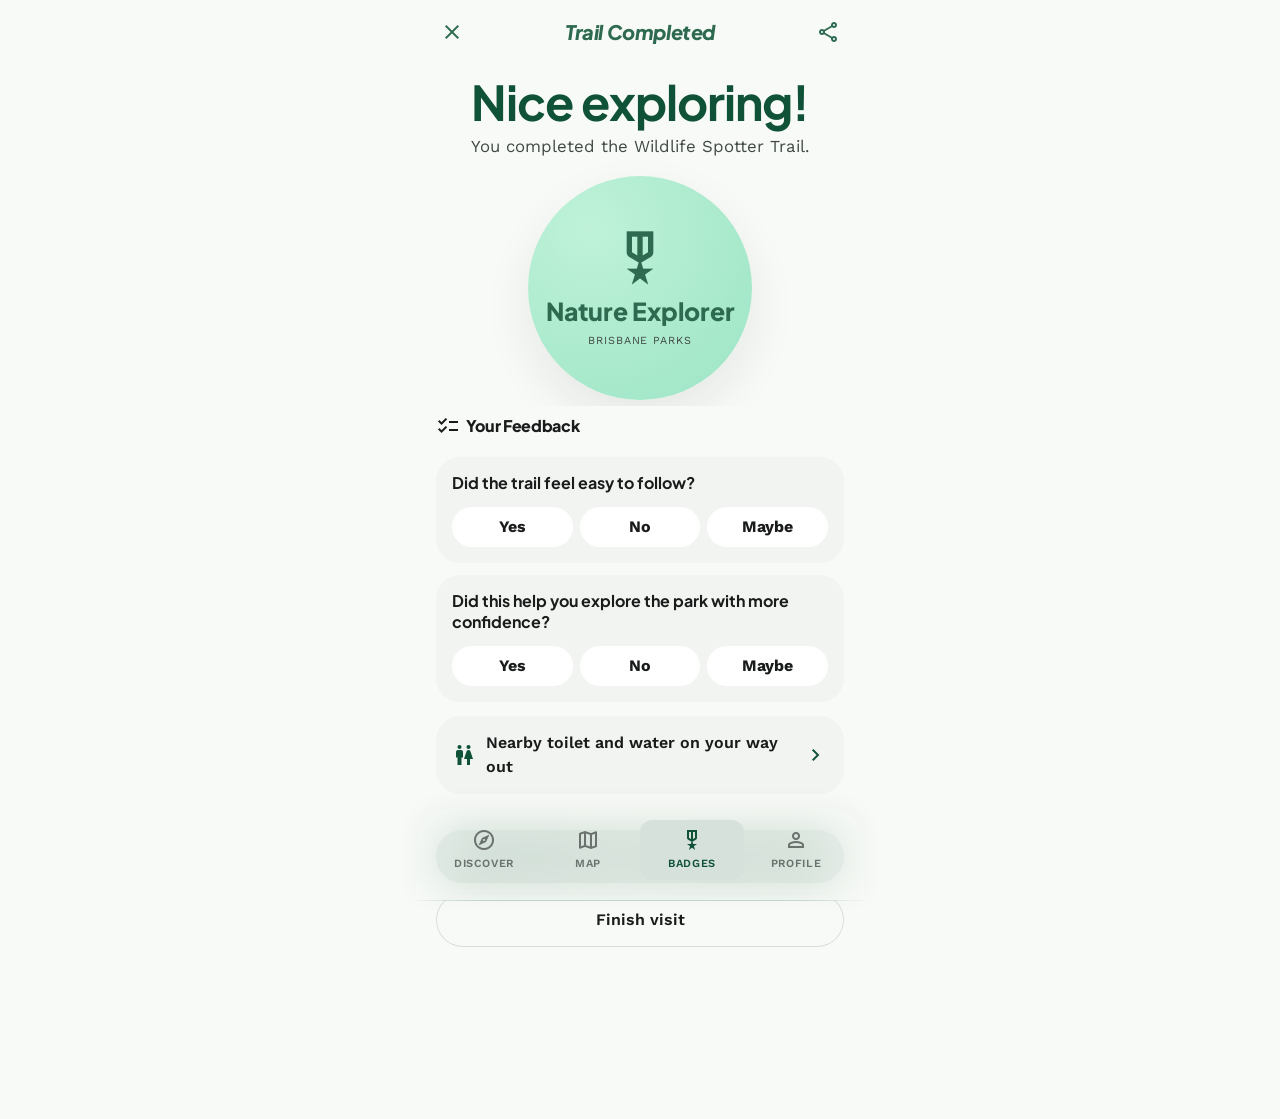
<file: completion.html>
<!DOCTYPE html>
<html lang="en">
  <head>
    <meta charset="utf-8" />
    <meta name="viewport" content="width=device-width, initial-scale=1.0, viewport-fit=cover" />
    <meta name="theme-color" content="#f8faf7" />
    <title>ParkQuest — Trail Completed</title>
    <link rel="preconnect" href="https://fonts.googleapis.com" />
    <link rel="preconnect" href="https://fonts.gstatic.com" crossorigin />
    <link
      href="https://fonts.googleapis.com/css2?family=Plus+Jakarta+Sans:ital,wght@0,400;0,500;0,600;0,700;0,800;1,800&family=Work+Sans:wght@400;500;600;700&display=swap"
      rel="stylesheet"
    />
    <link
      href="https://fonts.googleapis.com/css2?family=Material+Symbols+Outlined:opsz,wght,FILL,GRAD@24,400,0,0"
      rel="stylesheet"
    />
    <link rel="stylesheet" href="css/style.css" />
  </head>
  <body data-parkquest-nav="badges">
    <div class="app app--scroll">
      <header class="app-header app-header--sub">
        <a href="activity.html" class="icon-btn" aria-label="Close completion screen">
          <span class="material-symbols-outlined" aria-hidden="true">close</span>
        </a>
        <h1 class="app-header__title app-header__title--center">Trail Completed</h1>
        <a href="#" class="icon-btn" aria-label="Share result">
          <span class="material-symbols-outlined" aria-hidden="true">share</span>
        </a>
      </header>

      <main class="subpage-main completion-main">
        <section class="completion-hero">
          <h2 class="completion-hero__title">Nice exploring!</h2>
          <p class="completion-hero__sub">You completed the Wildlife Spotter Trail.</p>
          <div class="completion-badge">
            <span class="material-symbols-outlined completion-badge__icon" aria-hidden="true">military_tech</span>
            <p class="completion-badge__title">Nature Explorer</p>
            <p class="completion-badge__sub">Brisbane Parks</p>
          </div>
        </section>

        <section class="page-section completion-feedback">
          <h3 class="section-title completion-feedback__title">
            <span class="material-symbols-outlined" aria-hidden="true">checklist</span>
            Your Feedback
          </h3>

          <article class="quick-question-card">
            <p class="quick-question-card__question">Did the trail feel easy to follow?</p>
            <div class="quick-question-card__answers">
              <button type="button">Yes</button>
              <button type="button">No</button>
              <button type="button">Maybe</button>
            </div>
          </article>

          <article class="quick-question-card">
            <p class="quick-question-card__question">Did this help you explore the park with more confidence?</p>
            <div class="quick-question-card__answers">
              <button type="button">Yes</button>
              <button type="button">No</button>
              <button type="button">Maybe</button>
            </div>
          </article>

          <a class="completion-tip-card" href="support.html">
            <span class="material-symbols-outlined" aria-hidden="true">wc</span>
            <p>Nearby toilet and water on your way out</p>
            <span class="material-symbols-outlined" aria-hidden="true">chevron_right</span>
          </a>
        </section>

        <section class="completion-actions">
          <a class="btn-pill completion-btn-primary" href="amenities.html">
            Try another trail
            <span class="material-symbols-outlined" aria-hidden="true">arrow_forward</span>
          </a>
          <a class="completion-btn-secondary" href="activity.html">Finish visit</a>
        </section>
      </main>

      <nav class="bottom-nav" aria-label="Primary">
        <a class="bottom-nav__link" href="discovery.html">
          <span class="material-symbols-outlined" aria-hidden="true">explore</span>
          <span>Discover</span>
        </a>
        <a class="bottom-nav__link" href="activity.html">
          <span class="material-symbols-outlined" aria-hidden="true">map</span>
          <span>Map</span>
        </a>
        <a class="bottom-nav__link is-active" href="completion.html">
          <span class="material-symbols-outlined" aria-hidden="true">military_tech</span>
          <span>Badges</span>
        </a>
        <a class="bottom-nav__link" href="settings.html">
          <span class="material-symbols-outlined" aria-hidden="true">person</span>
          <span>Profile</span>
        </a>
      </nav>
    </div>
  </body>
</html>
</file>
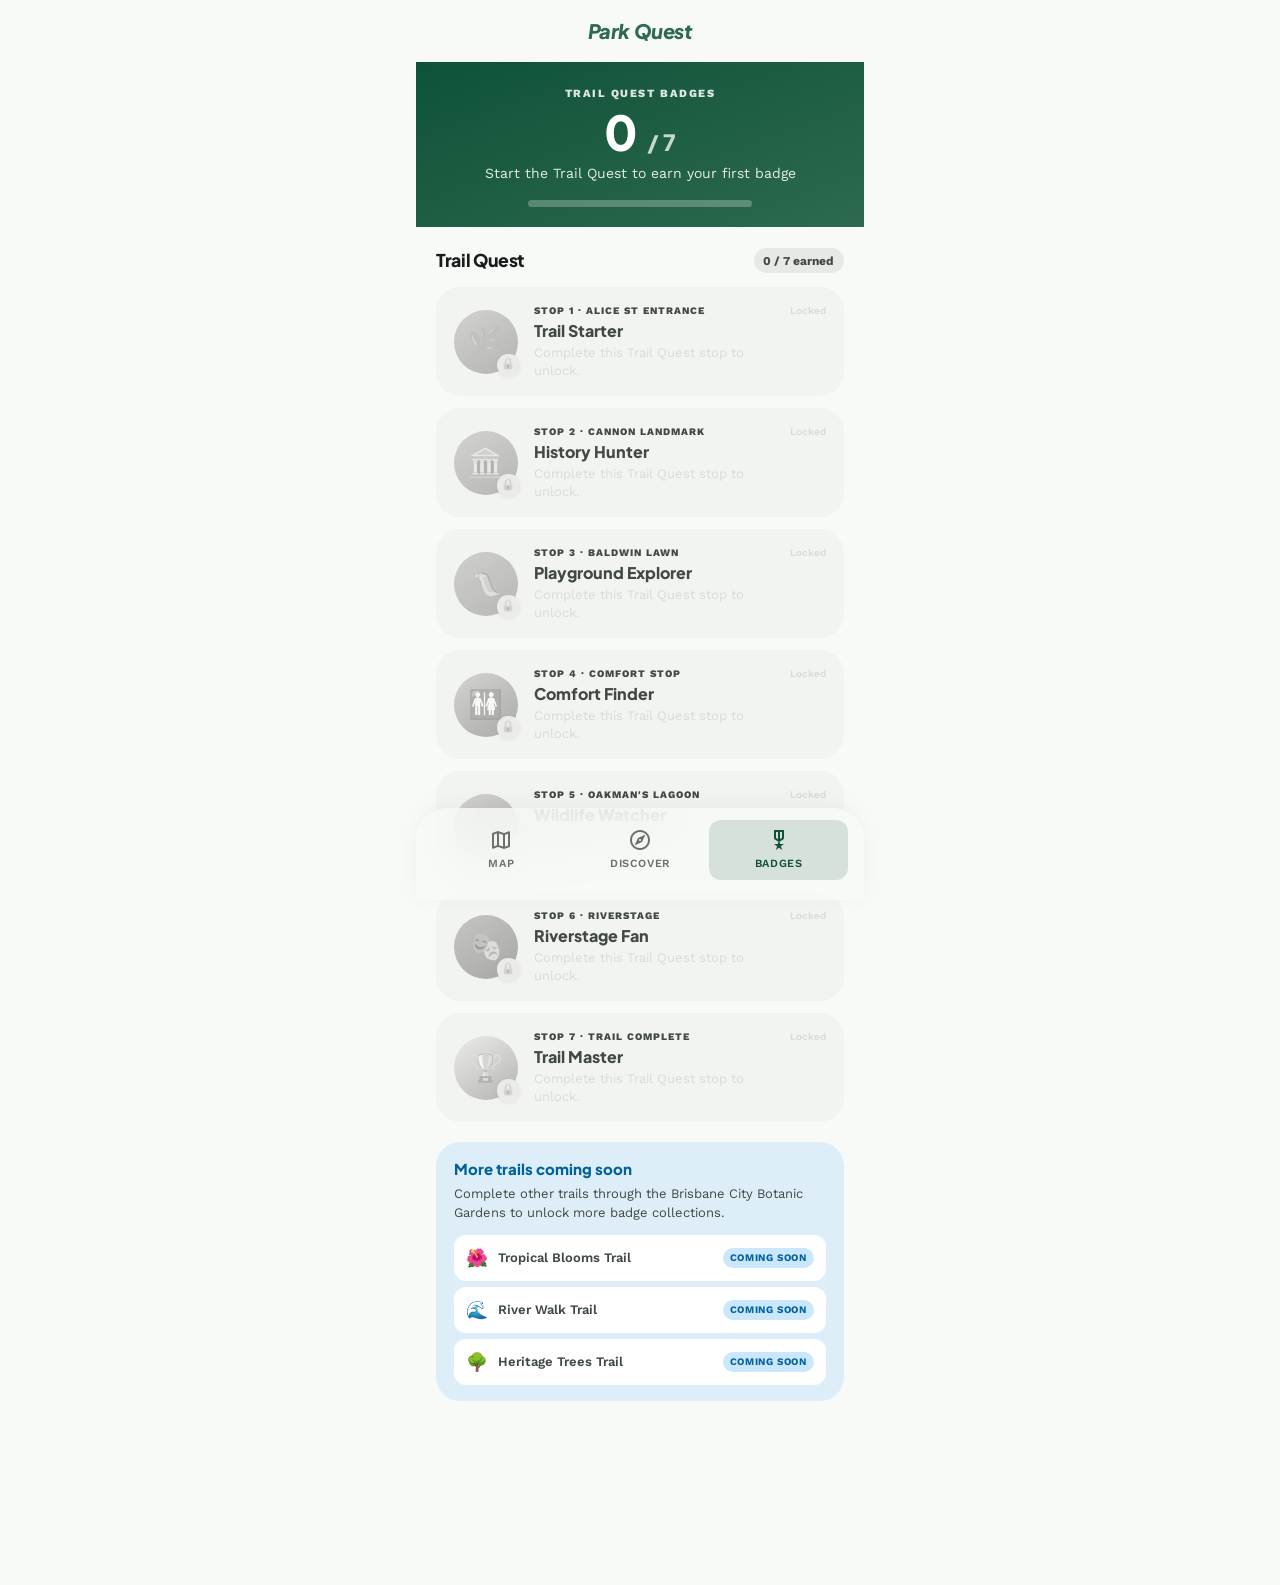
<file: progress.html>
<!DOCTYPE html>
<html lang="en">
  <head>
    <meta charset="utf-8" />
    <meta name="viewport" content="width=device-width, initial-scale=1.0, viewport-fit=cover" />
    <meta name="theme-color" content="#f8faf7" />
    <title>Park Quest — Badges</title>
    <link rel="preconnect" href="https://fonts.googleapis.com" />
    <link rel="preconnect" href="https://fonts.gstatic.com" crossorigin />
    <link
      href="https://fonts.googleapis.com/css2?family=Plus+Jakarta+Sans:ital,wght@0,400;0,500;0,600;0,700;0,800;1,800&family=Work+Sans:wght@400;500;600;700&display=swap"
      rel="stylesheet"
    />
    <link
      href="https://fonts.googleapis.com/css2?family=Material+Symbols+Outlined:opsz,wght,FILL,GRAD@24,400,0,0"
      rel="stylesheet"
    />
    <link rel="stylesheet" href="css/style.css" />
    <style>
      /* ── Badges page ── */

      .badges-hero {
        padding: 1.5rem 1.25rem 1.25rem;
        background: linear-gradient(160deg, var(--primary) 0%, var(--primary-container) 100%);
        text-align: center;
        color: var(--on-primary);
      }
      .badges-hero__label {
        margin: 0 0 0.35rem;
        font-size: 0.6875rem;
        font-weight: 800;
        letter-spacing: 0.14em;
        text-transform: uppercase;
        opacity: 0.85;
      }
      .badges-hero__count {
        font-family: var(--font-display);
        font-size: 3rem;
        font-weight: 800;
        line-height: 1;
        color: var(--on-primary);
      }
      .badges-hero__count span {
        font-size: 1.4rem;
        opacity: 0.75;
      }
      .badges-hero__sub {
        margin: 0.45rem 0 1rem;
        font-size: 0.875rem;
        opacity: 0.88;
      }
      .badges-hero__bar-wrap {
        max-width: 14rem;
        margin: 0 auto;
      }
      .badges-hero__bar {
        height: 0.45rem;
        border-radius: var(--radius-pill);
        background: rgba(255,255,255,0.25);
        overflow: hidden;
      }
      .badges-hero__bar-fill {
        height: 100%;
        border-radius: var(--radius-pill);
        background: rgba(255,255,255,0.9);
        transition: width 0.6s cubic-bezier(0.34,1.56,0.64,1);
      }

      /* Trail Quest section */
      .badges-section {
        padding: 1.25rem 1.25rem 0;
      }
      .badges-section__head {
        display: flex;
        align-items: center;
        justify-content: space-between;
        margin-bottom: 0.85rem;
      }
      .badges-section__title {
        margin: 0;
        font-family: var(--font-display);
        font-size: 1.1rem;
        font-weight: 800;
        color: var(--on-surface);
      }
      .badges-section__count {
        font-size: 0.75rem;
        font-weight: 700;
        color: var(--on-surface-variant);
        background: var(--surface-container-high);
        padding: 0.2rem 0.6rem;
        border-radius: var(--radius-pill);
      }

      /* Badge cards grid */
      .badges-grid {
        display: flex;
        flex-direction: column;
        gap: 0.75rem;
      }

      .badge-card {
        display: flex;
        align-items: center;
        gap: 1rem;
        padding: 1rem 1.1rem;
        border-radius: var(--radius-xl);
        background: var(--surface-container-lowest);
        box-shadow: var(--shadow-ambient);
        transition: transform 0.15s ease;
      }
      .badge-card:active { transform: scale(0.99); }
      .badge-card.is-locked {
        background: var(--surface-container-low);
        box-shadow: none;
      }

      /* Badge icon circle */
      .badge-icon {
        flex-shrink: 0;
        width: 4rem;
        height: 4rem;
        border-radius: 50%;
        display: flex;
        align-items: center;
        justify-content: center;
        font-size: 1.75rem;
        position: relative;
        box-shadow: 0 4px 16px rgba(0,0,0,0.14);
      }
      .badge-card.is-locked .badge-icon {
        filter: grayscale(1);
        opacity: 0.45;
        box-shadow: none;
      }
      .badge-icon__lock {
        position: absolute;
        bottom: -2px;
        right: -2px;
        width: 1.4rem;
        height: 1.4rem;
        border-radius: 50%;
        background: var(--surface-container-highest);
        display: flex;
        align-items: center;
        justify-content: center;
        font-size: 0.7rem;
        box-shadow: 0 1px 4px rgba(0,0,0,0.15);
        display: none;
      }
      .badge-card.is-locked .badge-icon__lock { display: flex; }

      /* Badge text */
      .badge-info { flex: 1; min-width: 0; }
      .badge-info__stop {
        margin: 0 0 0.15rem;
        font-size: 0.625rem;
        font-weight: 800;
        letter-spacing: 0.1em;
        text-transform: uppercase;
        color: var(--on-surface-variant);
      }
      .badge-info__name {
        margin: 0 0 0.25rem;
        font-family: var(--font-display);
        font-size: 1rem;
        font-weight: 800;
        color: var(--on-surface);
        line-height: 1.2;
      }
      .badge-card.is-locked .badge-info__name { color: var(--on-surface-variant); }
      .badge-info__desc {
        margin: 0;
        font-size: 0.8125rem;
        line-height: 1.4;
        color: var(--on-surface-variant);
      }
      .badge-card.is-locked .badge-info__desc { color: var(--surface-dim); }

      /* Earned tag */
      .badge-status {
        flex-shrink: 0;
        align-self: flex-start;
      }
      .badge-status__earned {
        display: inline-flex;
        align-items: center;
        gap: 0.2rem;
        padding: 0.25rem 0.6rem;
        border-radius: var(--radius-pill);
        font-size: 0.625rem;
        font-weight: 800;
        letter-spacing: 0.06em;
        text-transform: uppercase;
        background: color-mix(in srgb, var(--inverse-primary) 55%, white);
        color: var(--primary);
      }
      .badge-status__earned .material-symbols-outlined { font-size: 0.8rem; }
      .badge-card.is-locked .badge-status__earned { display: none; }
      .badge-status__locked {
        display: none;
        font-size: 0.625rem;
        font-weight: 600;
        color: var(--surface-dim);
      }
      .badge-card.is-locked .badge-status__locked { display: block; }

      /* Coming soon section */
      .badges-coming-soon {
        margin: 1.25rem 1.25rem 0;
        padding: 1rem 1.15rem;
        border-radius: var(--radius-xl);
        background: color-mix(in srgb, var(--secondary-container) 18%, var(--surface));
      }
      .badges-coming-soon__title {
        margin: 0 0 0.3rem;
        font-family: var(--font-display);
        font-size: 0.9375rem;
        font-weight: 800;
        color: var(--secondary);
      }
      .badges-coming-soon__text {
        margin: 0;
        font-size: 0.8125rem;
        color: var(--on-surface-variant);
        line-height: 1.45;
      }
      .badges-coming-soon__trails {
        margin: 0.75rem 0 0;
        display: flex;
        flex-direction: column;
        gap: 0.4rem;
      }
      .coming-trail-item {
        display: flex;
        align-items: center;
        gap: 0.6rem;
        padding: 0.6rem 0.75rem;
        border-radius: var(--radius-md);
        background: var(--surface-container-lowest);
        font-size: 0.8125rem;
        color: var(--on-surface-variant);
      }
      .coming-trail-item__icon { font-size: 1.1rem; }
      .coming-trail-item__name { font-weight: 600; flex: 1; }
      .coming-trail-item__tag {
        font-size: 0.625rem;
        font-weight: 700;
        letter-spacing: 0.06em;
        text-transform: uppercase;
        color: var(--secondary);
        background: color-mix(in srgb, var(--secondary-container) 35%, white);
        padding: 0.15rem 0.45rem;
        border-radius: var(--radius-pill);
      }

      /* Celebration shimmer on newly earned badges */
      @keyframes badge-shine {
        0% { box-shadow: 0 4px 16px rgba(0,0,0,0.14); }
        50% { box-shadow: 0 4px 28px rgba(255, 215, 0, 0.55); }
        100% { box-shadow: 0 4px 16px rgba(0,0,0,0.14); }
      }
      .badge-icon.just-earned { animation: badge-shine 1.5s ease 0.2s 2; }
    </style>
  </head>
  <body data-parkquest-nav="badges">
    <div class="app app--scroll">

      <header class="app-header">
        <div style="width:2.5rem;"></div>
        <h1 class="app-header__title">Park Quest</h1>
        <div style="width:2.5rem;"></div>
      </header>

      <!-- Hero with progress -->
      <section class="badges-hero">
        <p class="badges-hero__label">Trail Quest Badges</p>
        <div class="badges-hero__count" id="hero-count">
          0 <span>/ 7</span>
        </div>
        <p class="badges-hero__sub" id="hero-sub">Start the Trail Quest to earn your first badge</p>
        <div class="badges-hero__bar-wrap">
          <div class="badges-hero__bar">
            <div class="badges-hero__bar-fill" id="hero-bar" style="width:0%"></div>
          </div>
        </div>
      </section>

      <main class="subpage-main" style="padding-bottom:6.5rem;">

        <!-- Trail Quest badges -->
        <section class="badges-section">
          <div class="badges-section__head">
            <h2 class="badges-section__title">Trail Quest</h2>
            <span class="badges-section__count" id="section-count">0 / 7 earned</span>
          </div>
          <div class="badges-grid" id="badges-grid">
            <!-- Rendered by JS -->
          </div>
        </section>

        <!-- Coming soon trails -->
        <div class="badges-coming-soon">
          <p class="badges-coming-soon__title">More trails coming soon</p>
          <p class="badges-coming-soon__text">Complete other trails through the Brisbane City Botanic Gardens to unlock more badge collections.</p>
          <div class="badges-coming-soon__trails">
            <div class="coming-trail-item">
              <span class="coming-trail-item__icon">🌺</span>
              <span class="coming-trail-item__name">Tropical Blooms Trail</span>
              <span class="coming-trail-item__tag">Coming soon</span>
            </div>
            <div class="coming-trail-item">
              <span class="coming-trail-item__icon">🌊</span>
              <span class="coming-trail-item__name">River Walk Trail</span>
              <span class="coming-trail-item__tag">Coming soon</span>
            </div>
            <div class="coming-trail-item">
              <span class="coming-trail-item__icon">🌳</span>
              <span class="coming-trail-item__name">Heritage Trees Trail</span>
              <span class="coming-trail-item__tag">Coming soon</span>
            </div>
          </div>
        </div>

        <div style="height:0.5rem;"></div>
      </main>

      <nav class="bottom-nav" aria-label="Primary">
        <a class="bottom-nav__link" href="index.html">
          <span class="material-symbols-outlined" aria-hidden="true">map</span>
          <span>Map</span>
        </a>
           <a class="bottom-nav__link" href="discovery.html">
          <span class="material-symbols-outlined" aria-hidden="true">explore</span>
          <span>Discover</span>
        </a>
        <a class="bottom-nav__link is-active" href="progress.html">
          <span class="material-symbols-outlined" aria-hidden="true">military_tech</span>
          <span>Badges</span>
        </a>
      </nav>
    </div>

    <script>
    'use strict';

    /* ── Badge definitions (one per Trail Quest checkpoint) ── */
    const BADGES = [
      {
        checkpointId: 1,
        stopLabel: 'Stop 1 · Alice St Entrance',
        name: 'Trail Starter',
        description: 'You took your first steps on the Trail Quest through Brisbane City Botanic Gardens.',
        emoji: '🌿',
        gradient: 'linear-gradient(145deg, #5ec47e, #2d7a52)',
        glowColor: 'rgba(46,122,82,0.35)'
      },
      {
        checkpointId: 2,
        stopLabel: 'Stop 2 · Cannon Landmark',
        name: 'History Hunter',
        description: "You uncovered a piece of Brisbane's colonial history at the cannon landmark.",
        emoji: '🏛️',
        gradient: 'linear-gradient(145deg, #d4aa3a, #8b6a14)',
        glowColor: 'rgba(139,106,20,0.35)'
      },
      {
        checkpointId: 3,
        stopLabel: 'Stop 3 · Baldwin Lawn',
        name: 'Playground Explorer',
        description: 'You found the best family spot in the gardens — slides, climbing and all!',
        emoji: '🛝',
        gradient: 'linear-gradient(145deg, #e8956a, #c45c26)',
        glowColor: 'rgba(196,92,38,0.35)'
      },
      {
        checkpointId: 4,
        stopLabel: 'Stop 4 · Comfort Stop',
        name: 'Comfort Finder',
        description: 'You know where to find comfort along the trail. Always good to plan ahead!',
        emoji: '🚻',
        gradient: 'linear-gradient(145deg, #67bafd, #006399)',
        glowColor: 'rgba(0,99,153,0.35)'
      },
      {
        checkpointId: 5,
        stopLabel: "Stop 5 · Oakman's Lagoon",
        name: 'Wildlife Watcher',
        description: 'You observed the natural wildlife of the gardens — water dragons, skinks and more.',
        emoji: '🦎',
        gradient: 'linear-gradient(145deg, #4ec8a8, #1e7a62)',
        glowColor: 'rgba(30,122,98,0.35)'
      },
      {
        checkpointId: 6,
        stopLabel: 'Stop 6 · Riverstage',
        name: 'Riverstage Fan',
        description: "You found Brisbane's iconic outdoor venue with stunning river views as a backdrop.",
        emoji: '🎭',
        gradient: 'linear-gradient(145deg, #b87ad4, #6b3a8a)',
        glowColor: 'rgba(107,58,138,0.35)'
      },
      {
        checkpointId: 7,
        stopLabel: 'Stop 7 · Trail Complete',
        name: 'Trail Master',
        description: 'You completed the entire Trail Quest through Brisbane City Botanic Gardens. Legendary!',
        emoji: '🏆',
        gradient: 'linear-gradient(145deg, #ffe566, #d4a800, #8b6500)',
        glowColor: 'rgba(212,168,0,0.45)'
      }
    ];

    /* ── Read Trail Quest progress from localStorage ── */
    const LS_KEY = 'trailquest_v1';

    function getCompletedIds() {
      try {
        const raw = localStorage.getItem(LS_KEY);
        if (!raw) return [];
        const data = JSON.parse(raw);
        return Array.isArray(data.completedIds) ? data.completedIds : [];
      } catch (e) {
        return [];
      }
    }

    /* ── Render badges ── */
    function render() {
      const completedIds = getCompletedIds();
      const earned = BADGES.filter(b => completedIds.includes(b.checkpointId)).length;
      const total = BADGES.length;

      // Hero
      document.getElementById('hero-count').innerHTML =
        `${earned} <span>/ ${total}</span>`;
      document.getElementById('hero-bar').style.width = `${(earned / total) * 100}%`;

      const heroSub = document.getElementById('hero-sub');
      if (earned === 0) {
        heroSub.textContent = 'Start the Trail Quest to earn your first badge';
      } else if (earned === total) {
        heroSub.textContent = '🎉 You\'ve earned all Trail Quest badges!';
      } else {
        const remaining = total - earned;
        heroSub.textContent = `${remaining} badge${remaining > 1 ? 's' : ''} still to unlock`;
      }

      // Section count
      document.getElementById('section-count').textContent = `${earned} / ${total} earned`;

      // Badge cards
      const grid = document.getElementById('badges-grid');
      grid.innerHTML = BADGES.map(badge => {
        const isEarned = completedIds.includes(badge.checkpointId);
        return `
          <article class="badge-card${isEarned ? '' : ' is-locked'}" aria-label="${badge.name} badge${isEarned ? ' — earned' : ' — locked'}">
            <div class="badge-icon${isEarned ? '' : ''}"
                 style="background:${badge.gradient}; ${isEarned ? `box-shadow:0 6px 20px ${badge.glowColor}` : ''}">
              <span role="img" aria-label="${badge.name}">${badge.emoji}</span>
              <div class="badge-icon__lock" aria-hidden="true">🔒</div>
            </div>
            <div class="badge-info">
              <p class="badge-info__stop">${badge.stopLabel}</p>
              <p class="badge-info__name">${badge.name}</p>
              <p class="badge-info__desc">${isEarned ? badge.description : 'Complete this Trail Quest stop to unlock.'}</p>
            </div>
            <div class="badge-status">
              <span class="badge-status__earned">
                <span class="material-symbols-outlined">check_circle</span>
                Earned
              </span>
              <span class="badge-status__locked">Locked</span>
            </div>
          </article>`;
      }).join('');
    }

    render();

    /* ── Re-render when user returns to tab (in case they completed a stop) ── */
    document.addEventListener('visibilitychange', () => {
      if (!document.hidden) render();
    });
    </script>
  </body>
</html>
</file>
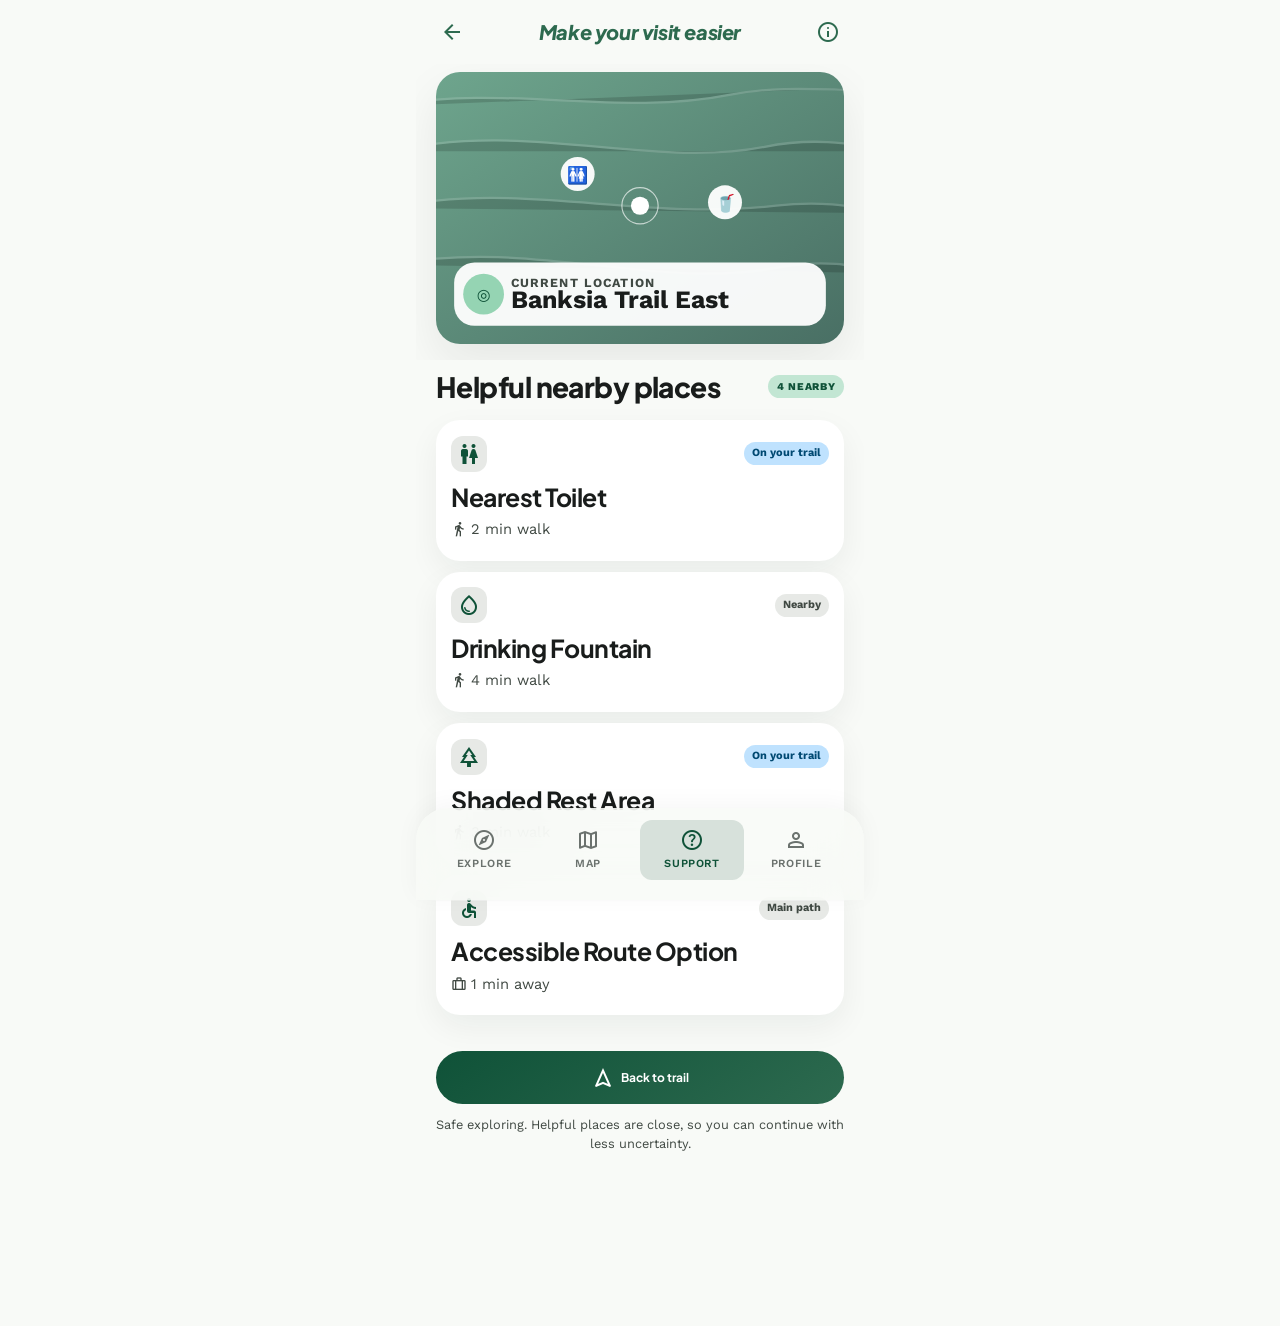
<file: support.html>
<!DOCTYPE html>
<html lang="en">
  <head>
    <meta charset="utf-8" />
    <meta name="viewport" content="width=device-width, initial-scale=1.0, viewport-fit=cover" />
    <meta name="theme-color" content="#f8faf7" />
    <title>ParkQuest — Make your visit easier</title>
    <link rel="preconnect" href="https://fonts.googleapis.com" />
    <link rel="preconnect" href="https://fonts.gstatic.com" crossorigin />
    <link
      href="https://fonts.googleapis.com/css2?family=Plus+Jakarta+Sans:ital,wght@0,400;0,500;0,600;0,700;0,800;1,800&family=Work+Sans:wght@400;500;600;700&display=swap"
      rel="stylesheet"
    />
    <link
      href="https://fonts.googleapis.com/css2?family=Material+Symbols+Outlined:opsz,wght,FILL,GRAD@24,400,0,0"
      rel="stylesheet"
    />
    <link rel="stylesheet" href="css/style.css" />
  </head>
  <body data-parkquest-nav="support">
    <div class="app app--scroll">
      <header class="app-header app-header--sub">
        <a href="activity.html" class="icon-btn" aria-label="Back to trail">
          <span class="material-symbols-outlined" aria-hidden="true">arrow_back</span>
        </a>
        <h1 class="app-header__title app-header__title--center">Make your visit easier</h1>
        <a href="#" class="icon-btn" aria-label="Info">
          <span class="material-symbols-outlined" aria-hidden="true">info</span>
        </a>
      </header>

      <main class="subpage-main support-main">
        <section class="support-map-card" aria-label="Nearby places mini map">
          <svg class="support-map-card__svg" viewBox="0 0 360 240" role="img" aria-label="Current location and nearby amenities">
            <defs>
              <linearGradient id="supportBg" x1="0%" y1="0%" x2="100%" y2="100%">
                <stop offset="0%" stop-color="#6ea58d" />
                <stop offset="100%" stop-color="#496f64" />
              </linearGradient>
            </defs>
            <rect width="360" height="240" fill="url(#supportBg)" />
            <g opacity="0.15" stroke="#ffffff" stroke-width="2">
              <path d="M-40 30 C60 10, 160 40, 260 20 C320 8, 380 22, 420 12" />
              <path d="M-40 70 C80 42, 190 86, 290 66 C360 52, 400 76, 430 70" />
              <path d="M-40 120 C70 95, 180 132, 300 118 C365 110, 400 130, 430 125" />
              <path d="M-40 170 C90 146, 190 194, 305 172 C370 160, 400 186, 430 178" />
            </g>
            <circle cx="180" cy="118" r="8" fill="#ffffff" />
            <circle cx="180" cy="118" r="16" fill="none" stroke="#ffffff" opacity="0.65" />
            <circle cx="125" cy="90" r="15" fill="#ffffff" opacity="0.95" />
            <text x="125" y="96" text-anchor="middle" font-size="15" fill="#0f5238">🚻</text>
            <circle cx="255" cy="115" r="15" fill="#ffffff" opacity="0.95" />
            <text x="255" y="121" text-anchor="middle" font-size="15" fill="#006399">🥤</text>
            <rect x="16" y="168" width="328" height="56" rx="18" fill="#ffffff" opacity="0.95" />
            <circle cx="42" cy="196" r="18" fill="#95d4b3" />
            <text x="42" y="201" text-anchor="middle" font-size="14" fill="#0f5238">◎</text>
            <text x="66" y="190" font-size="11" letter-spacing="1" font-weight="700" fill="#404943">CURRENT LOCATION</text>
            <text x="66" y="208" font-size="22" font-weight="700" fill="#191c1b">Banksia Trail East</text>
          </svg>
        </section>

        <section class="page-section support-list-section">
          <div class="section-title-row">
            <h2 class="section-title support-list-title">Helpful nearby places</h2>
            <span class="support-count-badge">4 nearby</span>
          </div>

          <div class="support-list">
            <article class="support-item-card">
              <div class="support-item-card__top">
                <div class="support-item-card__icon"><span class="material-symbols-outlined" aria-hidden="true">wc</span></div>
                <span class="support-item-card__tag">On your trail</span>
              </div>
              <h3 class="support-item-card__title">Nearest Toilet</h3>
              <p class="support-item-card__meta"><span class="material-symbols-outlined" aria-hidden="true">directions_walk</span>2 min walk</p>
            </article>

            <article class="support-item-card">
              <div class="support-item-card__top">
                <div class="support-item-card__icon"><span class="material-symbols-outlined" aria-hidden="true">water_drop</span></div>
                <span class="support-item-card__tag support-item-card__tag--muted">Nearby</span>
              </div>
              <h3 class="support-item-card__title">Drinking Fountain</h3>
              <p class="support-item-card__meta"><span class="material-symbols-outlined" aria-hidden="true">directions_walk</span>4 min walk</p>
            </article>

            <article class="support-item-card">
              <div class="support-item-card__top">
                <div class="support-item-card__icon"><span class="material-symbols-outlined" aria-hidden="true">park</span></div>
                <span class="support-item-card__tag">On your trail</span>
              </div>
              <h3 class="support-item-card__title">Shaded Rest Area</h3>
              <p class="support-item-card__meta"><span class="material-symbols-outlined" aria-hidden="true">directions_walk</span>3 min walk</p>
            </article>

            <article class="support-item-card">
              <div class="support-item-card__top">
                <div class="support-item-card__icon"><span class="material-symbols-outlined" aria-hidden="true">accessible</span></div>
                <span class="support-item-card__tag support-item-card__tag--muted">Main path</span>
              </div>
              <h3 class="support-item-card__title">Accessible Route Option</h3>
              <p class="support-item-card__meta"><span class="material-symbols-outlined" aria-hidden="true">trip</span>1 min away</p>
            </article>
          </div>
        </section>

        <section class="support-footer">
          <a class="btn-pill support-back-btn" href="activity.html">
            <span class="material-symbols-outlined" aria-hidden="true">navigation</span>
            Back to trail
          </a>
          <p class="support-footer__hint">Safe exploring. Helpful places are close, so you can continue with less uncertainty.</p>
        </section>
      </main>

      <nav class="bottom-nav" aria-label="Primary">
        <a class="bottom-nav__link" href="amenities.html">
          <span class="material-symbols-outlined" aria-hidden="true">explore</span>
          <span>Explore</span>
        </a>
        <a class="bottom-nav__link" href="activity.html">
          <span class="material-symbols-outlined" aria-hidden="true">map</span>
          <span>Map</span>
        </a>
        <a class="bottom-nav__link is-active" href="support.html">
          <span class="material-symbols-outlined" aria-hidden="true">help</span>
          <span>Support</span>
        </a>
        <a class="bottom-nav__link" href="settings.html">
          <span class="material-symbols-outlined" aria-hidden="true">person</span>
          <span>Profile</span>
        </a>
      </nav>
    </div>
  </body>
</html>
</file>
<file: css/style.css>
@import url("base.css");
@import url("layout.css");
@import url("components.css");
</file>
